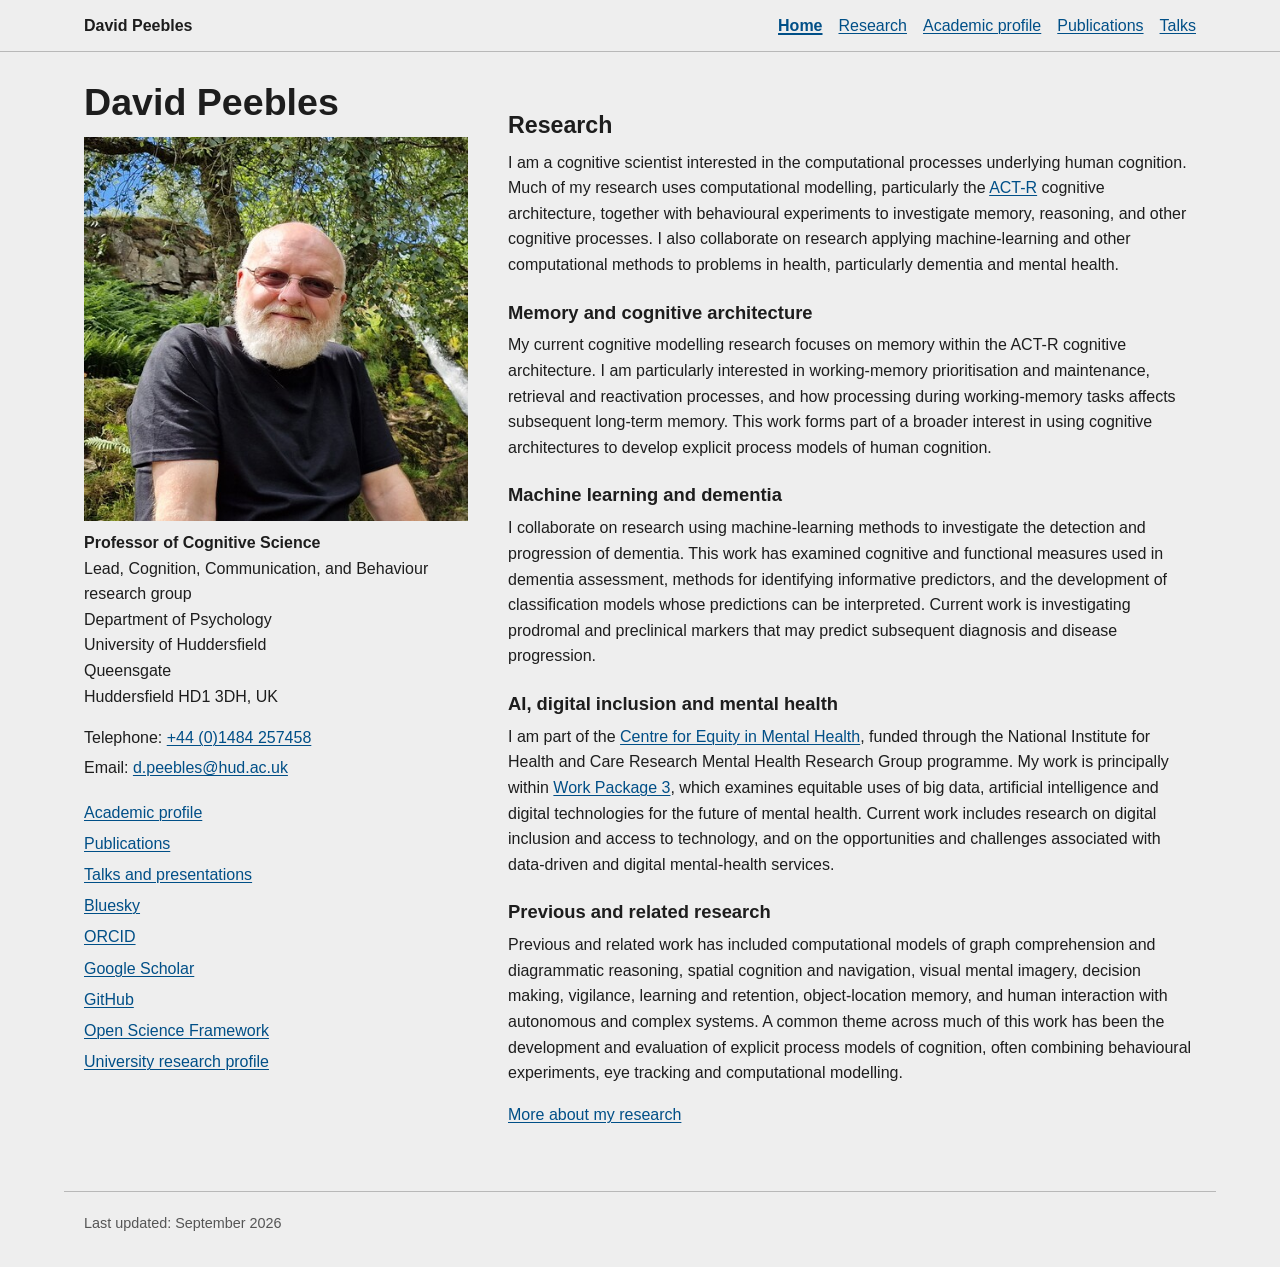
<file: index.html>
<!doctype html>
<html lang="en-GB">
<head>
<meta charset="utf-8">
<meta name="viewport" content="width=device-width, initial-scale=1">
<meta name="description" content="Academic website of David Peebles, Professor of Cognitive Science at the University of Huddersfield.">
<link rel="icon" href="images/glider.ico" type="image/x-icon">
<link rel="stylesheet" href="style.css">
<title>David Peebles</title>
</head>
<body>
<a class="skip-link" href="#main-content">Skip to main content</a>
<header class="site-header">
<div class="site-header-inner">
<a class="site-name" href="index.html">David Peebles</a>
<nav class="site-nav" aria-label="Primary"><ul><li><a href="index.html" aria-current="page">Home</a></li><li><a href="research.html">Research</a></li><li><a href="profile.html">Academic profile</a></li><li><a href="pubs.html">Publications</a></li><li><a href="talks.html">Talks</a></li></ul></nav>
</div>
</header>
<main id="main-content" class="home-grid">
<section class="identity" aria-labelledby="name-heading">
<h1 id="name-heading">David Peebles</h1>
<img class="portrait" src="images/david-alnwick-2023-web.jpg" alt="Portrait of David Peebles">
<p><strong>Professor of Cognitive Science</strong><br>
Lead, Cognition, Communication, and Behaviour research group<br>
Department of Psychology<br>
University of Huddersfield<br>
Queensgate<br>
Huddersfield HD1 3DH, UK</p>
<address class="contact">
<p>Telephone: <a href="tel:+441484257458">+44 (0)1484 257458</a></p>
<p>Email: <a href="mailto:d.peebles@hud.ac.uk">d.peebles@hud.ac.uk</a></p>
</address>
<ul class="link-list" aria-label="Academic links">
<li><a href="profile.html">Academic profile</a></li>
<li><a href="pubs.html">Publications</a></li>
<li><a href="talks.html">Talks and presentations</a></li>
<li><a href="https://bsky.app/profile/djpeebles.bsky.social">Bluesky</a></li>
<li><a href="https://orcid.org/0000-0003-1008-9275">ORCID</a></li>
<li><a href="http://scholar.google.co.uk/citations?user=JxB3P0AAAAAJ">Google Scholar</a></li>
<li><a href="https://github.com/djpeebles">GitHub</a></li>
<li><a href="https://osf.io/5k8vs/">Open Science Framework</a></li>
<li><a href="https://pure.hud.ac.uk/en/persons/david-peebles">University research profile</a></li>
</ul>
</section>
<section class="research-summary" aria-labelledby="research-heading">
<h2 id="research-heading">Research</h2>
<p>I am a cognitive scientist interested in the computational processes underlying human cognition. Much of my research uses computational modelling, particularly the <a href="http://act-r.psy.cmu.edu/">ACT-R</a> cognitive architecture, together with behavioural experiments to investigate memory, reasoning, and other cognitive processes. I also collaborate on research applying machine-learning and other computational methods to problems in health, particularly dementia and mental health.</p>
<h3>Memory and cognitive architecture</h3>
<p>My current cognitive modelling research focuses on memory within the ACT-R cognitive architecture. I am particularly interested in working-memory prioritisation and maintenance, retrieval and reactivation processes, and how processing during working-memory tasks affects subsequent long-term memory. This work forms part of a broader interest in using cognitive architectures to develop explicit process models of human cognition.</p>
<h3>Machine learning and dementia</h3>
<p>I collaborate on research using machine-learning methods to investigate the detection and progression of dementia. This work has examined cognitive and functional measures used in dementia assessment, methods for identifying informative predictors, and the development of classification models whose predictions can be interpreted. Current work is investigating prodromal and preclinical markers that may predict subsequent diagnosis and disease progression.</p>
<h3>AI, digital inclusion and mental health</h3>
<p>I am part of the <a href="https://research.hud.ac.uk/institutes-centres/equity-in-mental-health/">Centre for Equity in Mental Health</a>, funded through the National Institute for Health and Care Research Mental Health Research Group programme. My work is principally within <a href="https://research.hud.ac.uk/institutes-centres/equity-in-mental-health/research-themes/">Work Package 3</a>, which examines equitable uses of big data, artificial intelligence and digital technologies for the future of mental health. Current work includes research on digital inclusion and access to technology, and on the opportunities and challenges associated with data-driven and digital mental-health services.</p>
<h3>Previous and related research</h3>
<p>Previous and related work has included computational models of graph comprehension and diagrammatic reasoning, spatial cognition and navigation, visual mental imagery, decision making, vigilance, learning and retention, object-location memory, and human interaction with autonomous and complex systems. A common theme across much of this work has been the development and evaluation of explicit process models of cognition, often combining behavioural experiments, eye tracking and computational modelling.</p>
<p><a href="research.html">More about my research</a></p>
</section>
</main>
<footer class="site-footer">
<p>Last updated: <time datetime="2026-09">September 2026</time></p>
</footer>
</body>
</html>
</file>
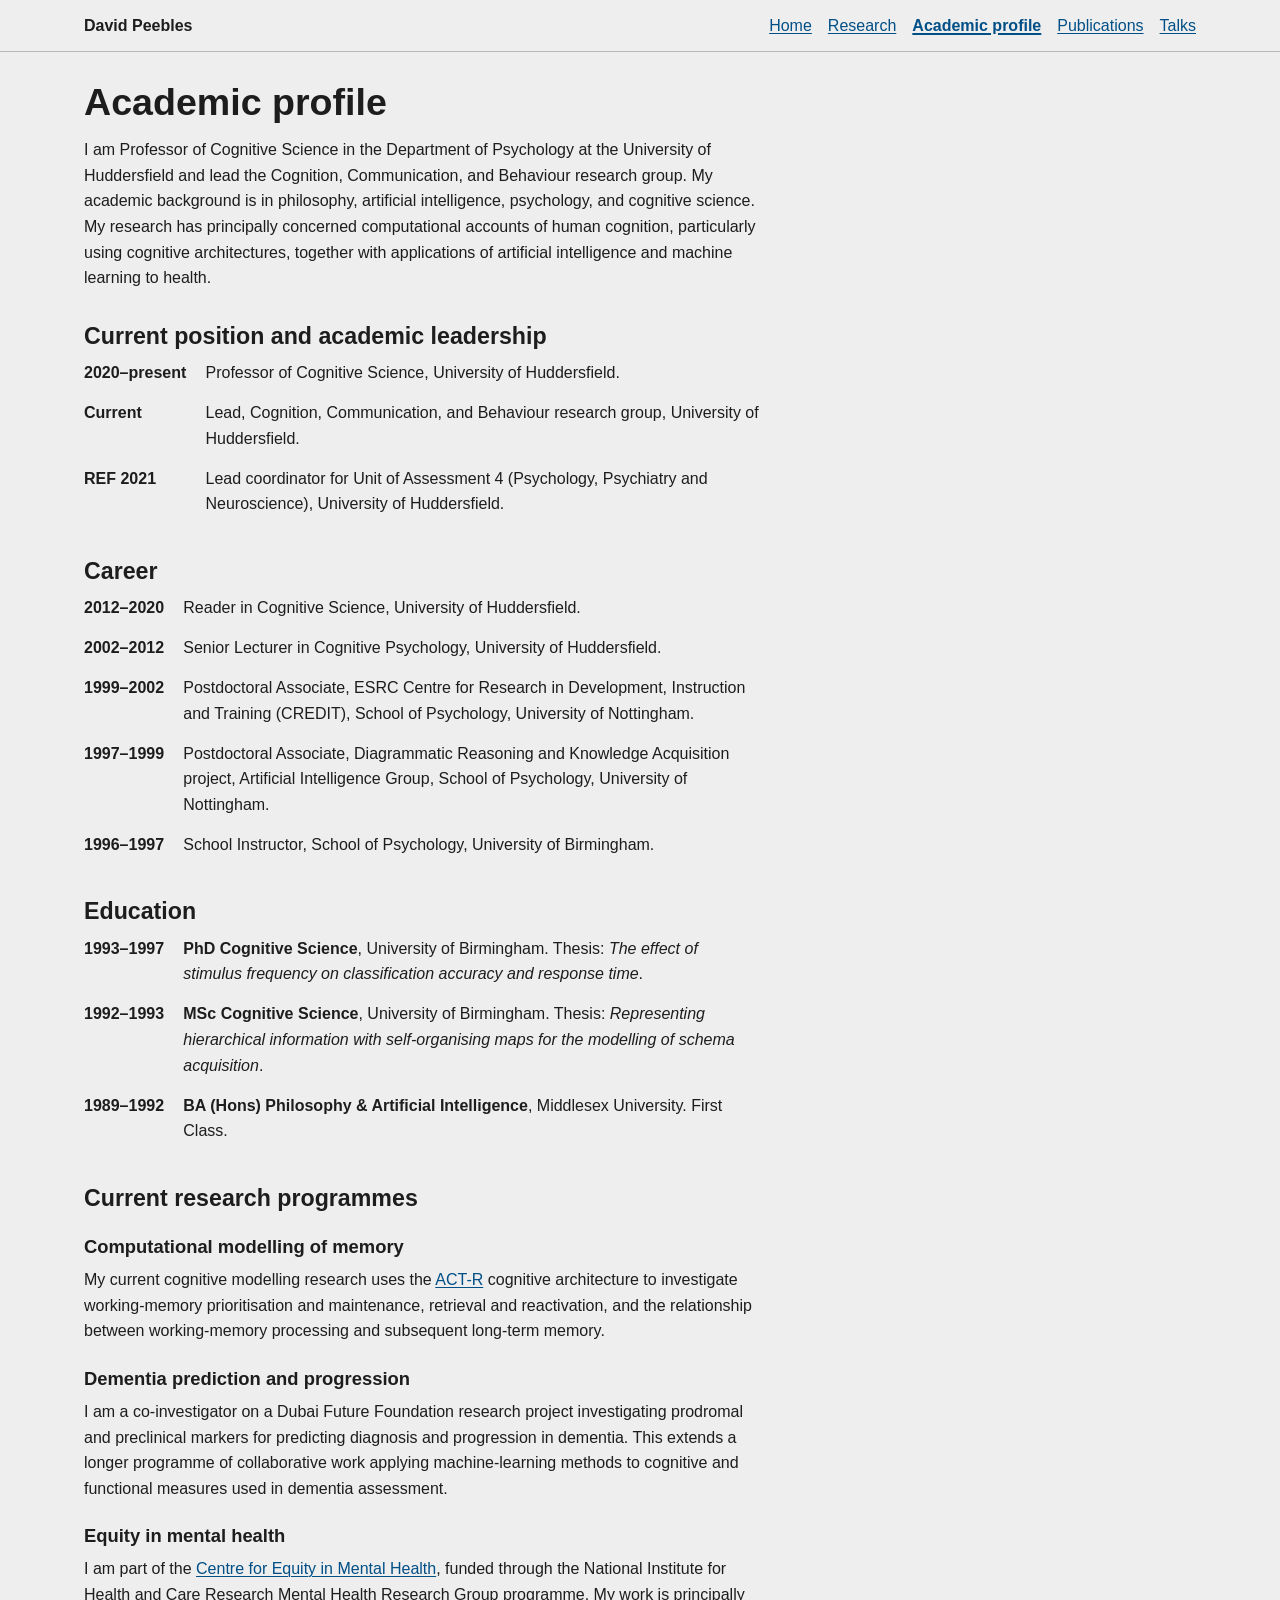
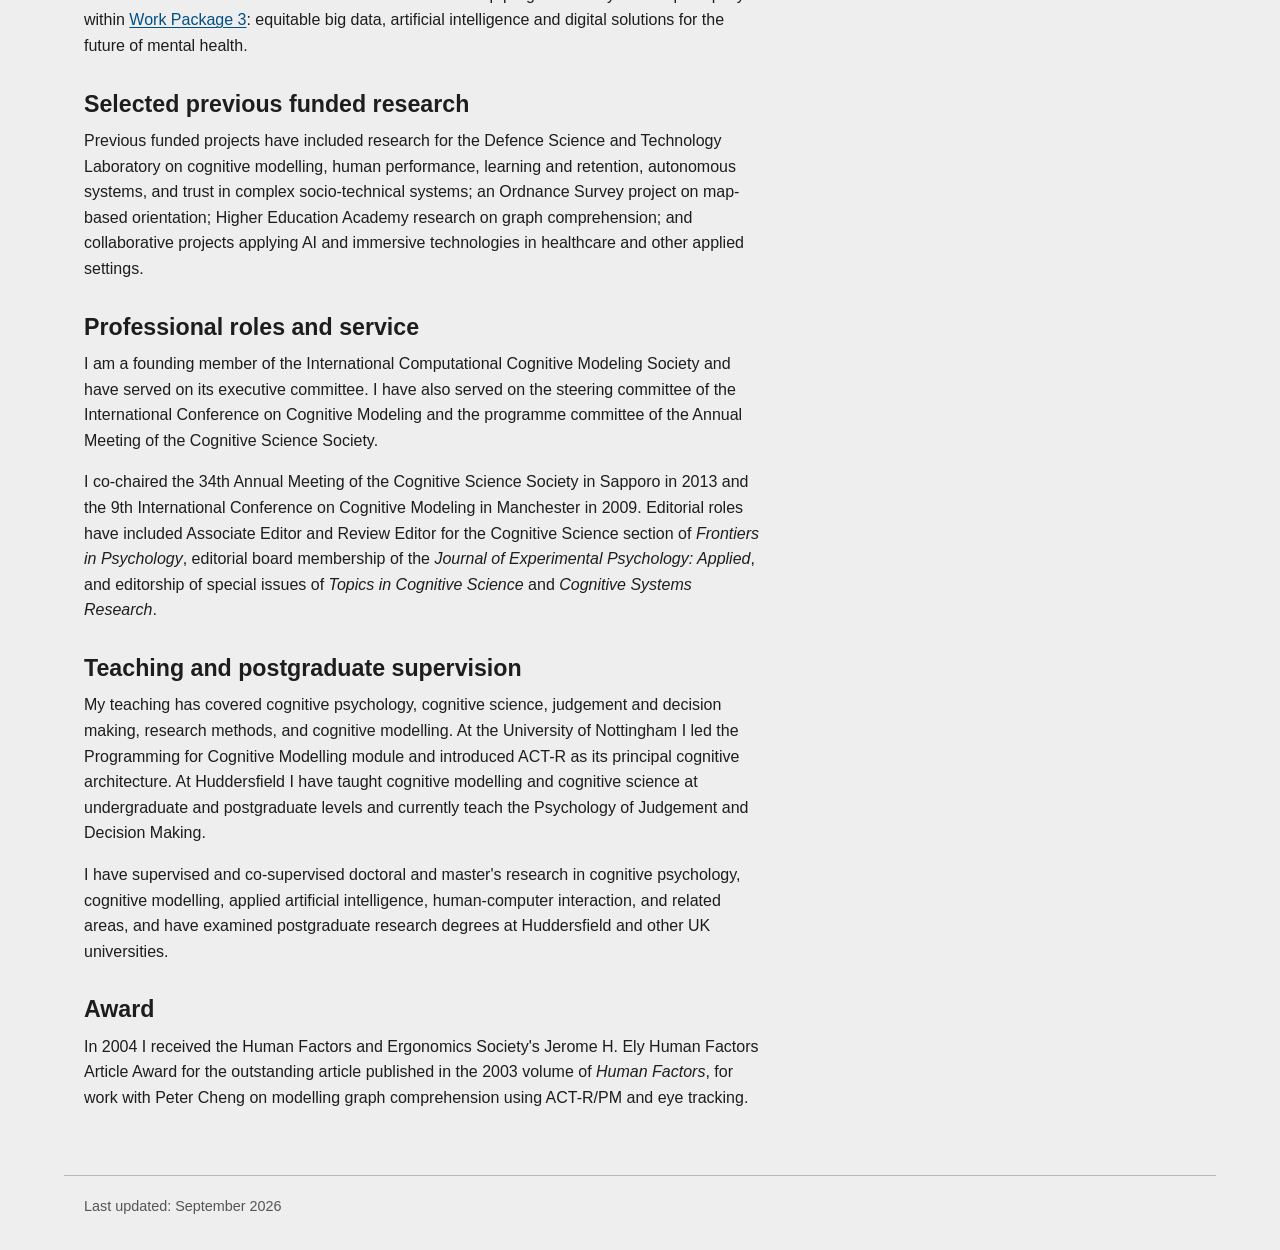
<file: profile.html>
<!doctype html>
<html lang="en-GB">
<head>
<meta charset="utf-8">
<meta name="viewport" content="width=device-width, initial-scale=1">
<meta name="description" content="Academic career, education, leadership, research funding, teaching and professional service of David Peebles.">
<link rel="icon" href="images/glider.ico" type="image/x-icon">
<link rel="stylesheet" href="style.css">
<title>Academic profile | David Peebles</title>
</head>
<body>
<a class="skip-link" href="#main-content">Skip to main content</a>
<header class="site-header">
<div class="site-header-inner">
<a class="site-name" href="index.html">David Peebles</a>
<nav class="site-nav" aria-label="Primary"><ul><li><a href="index.html">Home</a></li><li><a href="research.html">Research</a></li><li><a href="profile.html" aria-current="page">Academic profile</a></li><li><a href="pubs.html">Publications</a></li><li><a href="talks.html">Talks</a></li></ul></nav>
</div>
</header>
<main id="main-content">
<article class="prose">
<h1>Academic profile</h1>
<p>I am Professor of Cognitive Science in the Department of Psychology at the University of Huddersfield and lead the Cognition, Communication, and Behaviour research group. My academic background is in philosophy, artificial intelligence, psychology, and cognitive science. My research has principally concerned computational accounts of human cognition, particularly using cognitive architectures, together with applications of artificial intelligence and machine learning to health.</p>

<h2>Current position and academic leadership</h2>
<dl class="timeline">
<dt>2020–present</dt><dd>Professor of Cognitive Science, University of Huddersfield.</dd>
<dt>Current</dt><dd>Lead, Cognition, Communication, and Behaviour research group, University of Huddersfield.</dd>
<dt>REF 2021</dt><dd>Lead coordinator for Unit of Assessment 4 (Psychology, Psychiatry and Neuroscience), University of Huddersfield.</dd>
</dl>

<h2>Career</h2>
<dl class="timeline">
<dt>2012–2020</dt><dd>Reader in Cognitive Science, University of Huddersfield.</dd>
<dt>2002–2012</dt><dd>Senior Lecturer in Cognitive Psychology, University of Huddersfield.</dd>
<dt>1999–2002</dt><dd>Postdoctoral Associate, ESRC Centre for Research in Development, Instruction and Training (CREDIT), School of Psychology, University of Nottingham.</dd>
<dt>1997–1999</dt><dd>Postdoctoral Associate, Diagrammatic Reasoning and Knowledge Acquisition project, Artificial Intelligence Group, School of Psychology, University of Nottingham.</dd>
<dt>1996–1997</dt><dd>School Instructor, School of Psychology, University of Birmingham.</dd>
</dl>

<h2>Education</h2>
<dl class="timeline">
<dt>1993–1997</dt><dd><strong>PhD Cognitive Science</strong>, University of Birmingham. Thesis: <cite>The effect of stimulus frequency on classification accuracy and response time</cite>.</dd>
<dt>1992–1993</dt><dd><strong>MSc Cognitive Science</strong>, University of Birmingham. Thesis: <cite>Representing hierarchical information with self-organising maps for the modelling of schema acquisition</cite>.</dd>
<dt>1989–1992</dt><dd><strong>BA (Hons) Philosophy &amp; Artificial Intelligence</strong>, Middlesex University. First Class.</dd>
</dl>

<h2>Current research programmes</h2>
<h3>Computational modelling of memory</h3>
<p>My current cognitive modelling research uses the <a href="http://act-r.psy.cmu.edu/">ACT-R</a> cognitive architecture to investigate working-memory prioritisation and maintenance, retrieval and reactivation, and the relationship between working-memory processing and subsequent long-term memory.</p>
<h3>Dementia prediction and progression</h3>
<p>I am a co-investigator on a Dubai Future Foundation research project investigating prodromal and preclinical markers for predicting diagnosis and progression in dementia. This extends a longer programme of collaborative work applying machine-learning methods to cognitive and functional measures used in dementia assessment.</p>
<h3>Equity in mental health</h3>
<p>I am part of the <a href="https://research.hud.ac.uk/institutes-centres/equity-in-mental-health/">Centre for Equity in Mental Health</a>, funded through the National Institute for Health and Care Research Mental Health Research Group programme. My work is principally within <a href="https://research.hud.ac.uk/institutes-centres/equity-in-mental-health/research-themes/">Work Package 3</a>: equitable big data, artificial intelligence and digital solutions for the future of mental health.</p>

<h2>Selected previous funded research</h2>
<p>Previous funded projects have included research for the Defence Science and Technology Laboratory on cognitive modelling, human performance, learning and retention, autonomous systems, and trust in complex socio-technical systems; an Ordnance Survey project on map-based orientation; Higher Education Academy research on graph comprehension; and collaborative projects applying AI and immersive technologies in healthcare and other applied settings.</p>

<h2>Professional roles and service</h2>
<p>I am a founding member of the International Computational Cognitive Modeling Society and have served on its executive committee. I have also served on the steering committee of the International Conference on Cognitive Modeling and the programme committee of the Annual Meeting of the Cognitive Science Society.</p>
<p>I co-chaired the 34th Annual Meeting of the Cognitive Science Society in Sapporo in 2013 and the 9th International Conference on Cognitive Modeling in Manchester in 2009. Editorial roles have included Associate Editor and Review Editor for the Cognitive Science section of <cite>Frontiers in Psychology</cite>, editorial board membership of the <cite>Journal of Experimental Psychology: Applied</cite>, and editorship of special issues of <cite>Topics in Cognitive Science</cite> and <cite>Cognitive Systems Research</cite>.</p>

<h2>Teaching and postgraduate supervision</h2>
<p>My teaching has covered cognitive psychology, cognitive science, judgement and decision making, research methods, and cognitive modelling. At the University of Nottingham I led the Programming for Cognitive Modelling module and introduced ACT-R as its principal cognitive architecture. At Huddersfield I have taught cognitive modelling and cognitive science at undergraduate and postgraduate levels and currently teach the Psychology of Judgement and Decision Making.</p>
<p>I have supervised and co-supervised doctoral and master's research in cognitive psychology, cognitive modelling, applied artificial intelligence, human-computer interaction, and related areas, and have examined postgraduate research degrees at Huddersfield and other UK universities.</p>

<h2>Award</h2>
<p>In 2004 I received the Human Factors and Ergonomics Society's Jerome H. Ely Human Factors Article Award for the outstanding article published in the 2003 volume of <cite>Human Factors</cite>, for work with Peter Cheng on modelling graph comprehension using ACT-R/PM and eye tracking.</p>
</article>
</main>
<footer class="site-footer">
<p>Last updated: <time datetime="2026-09">September 2026</time></p>
</footer>
</body>
</html>
</file>
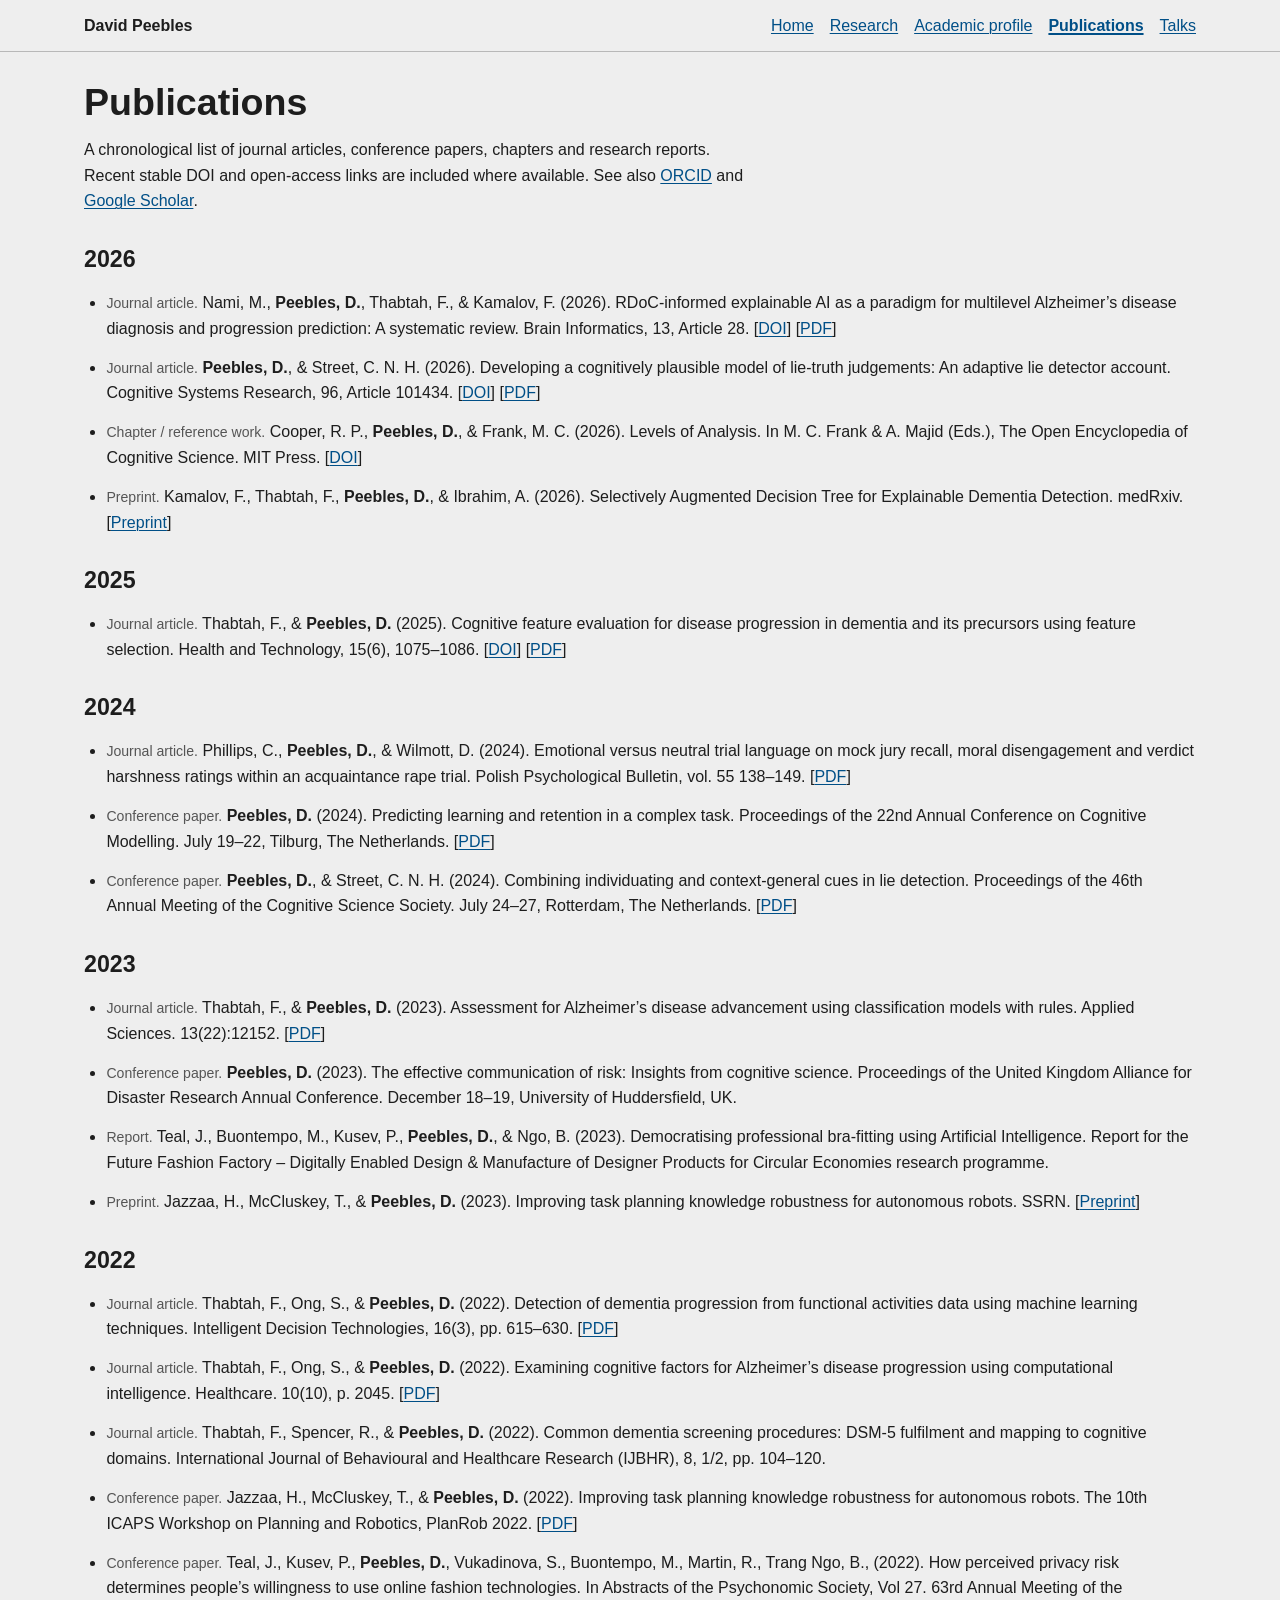
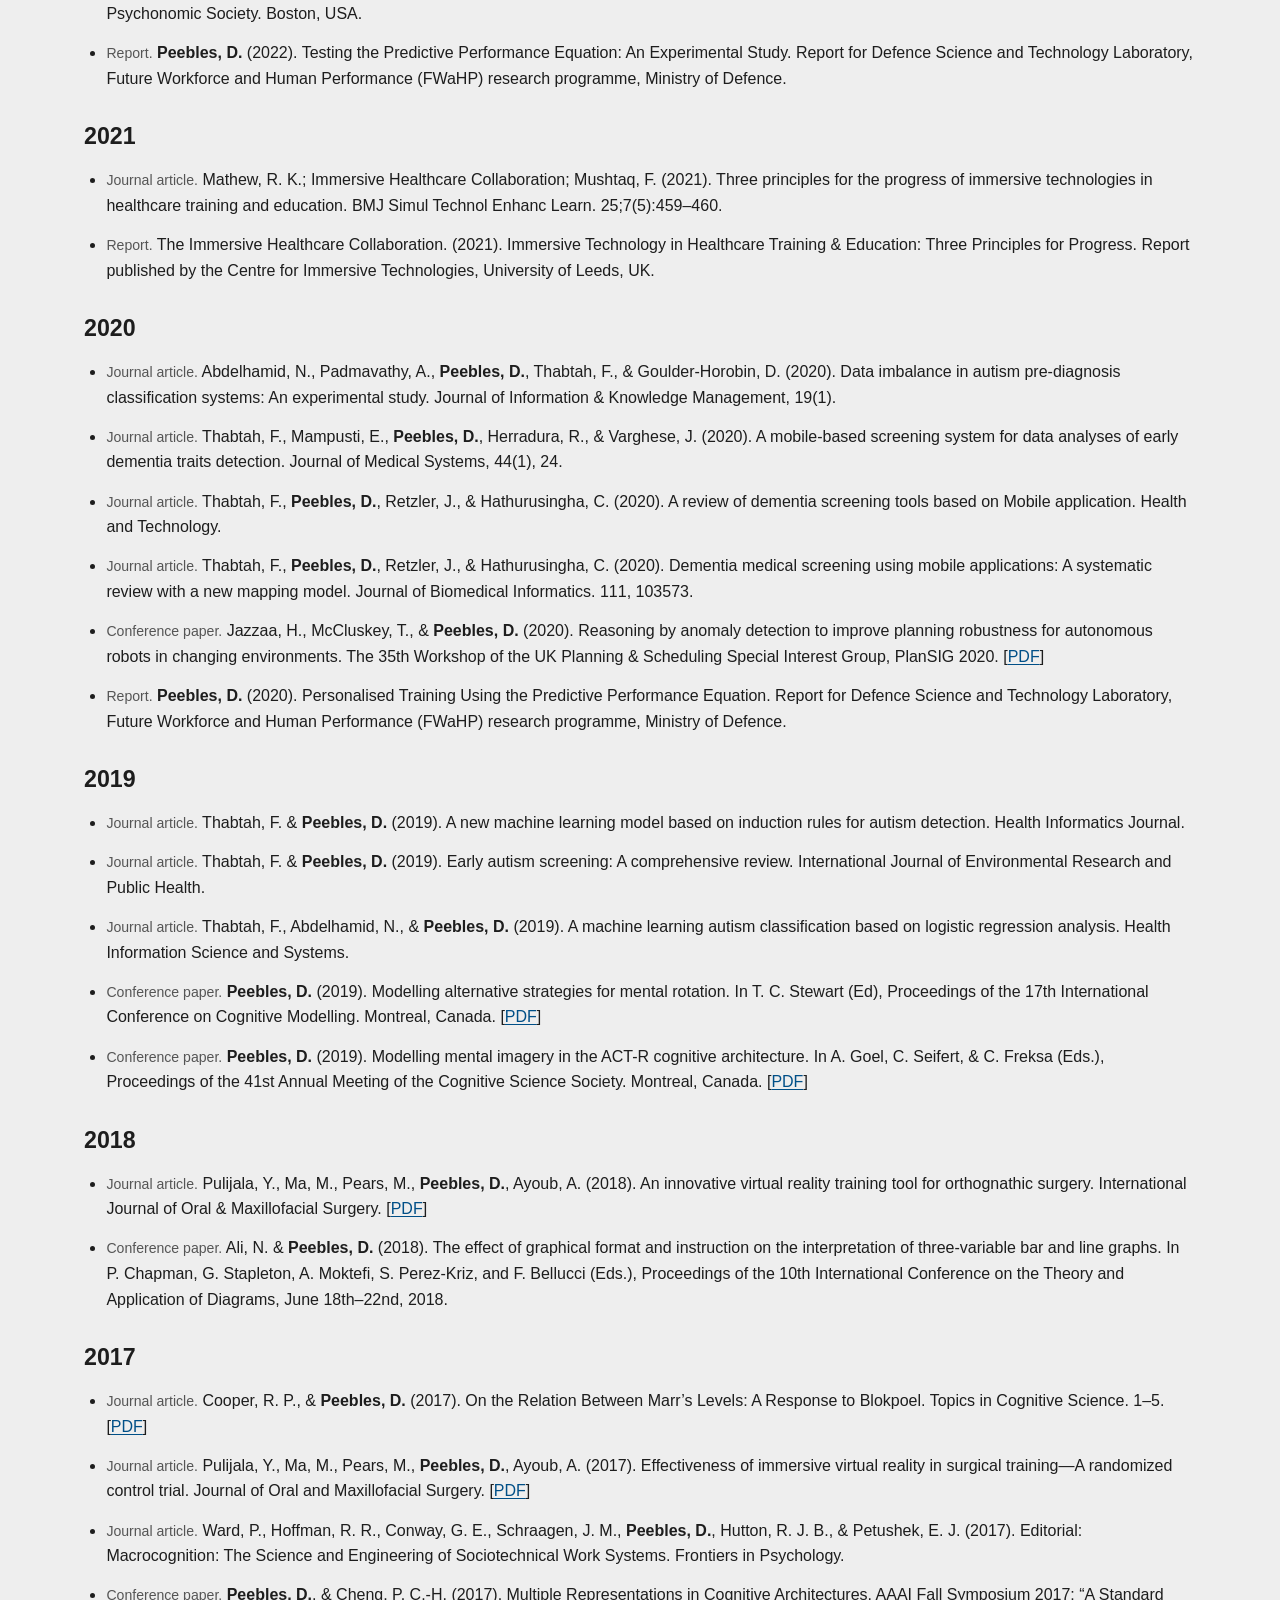
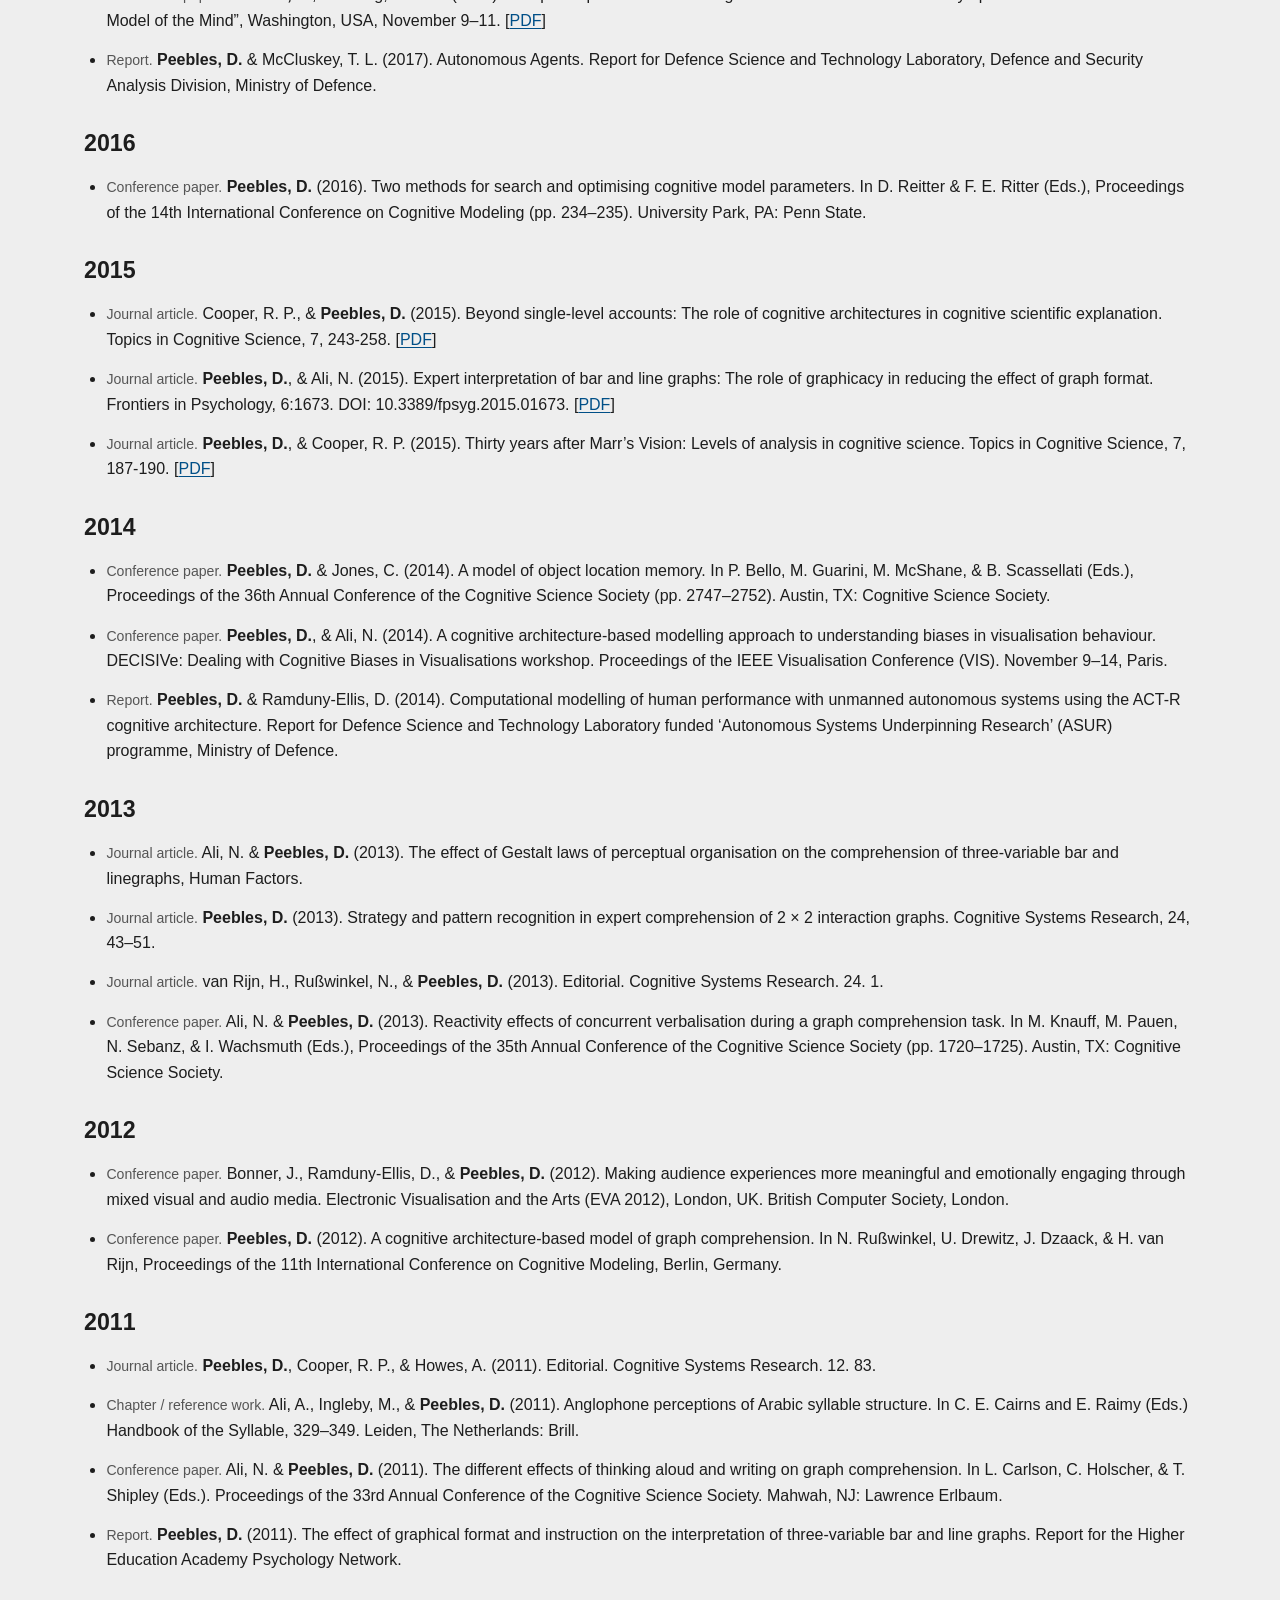
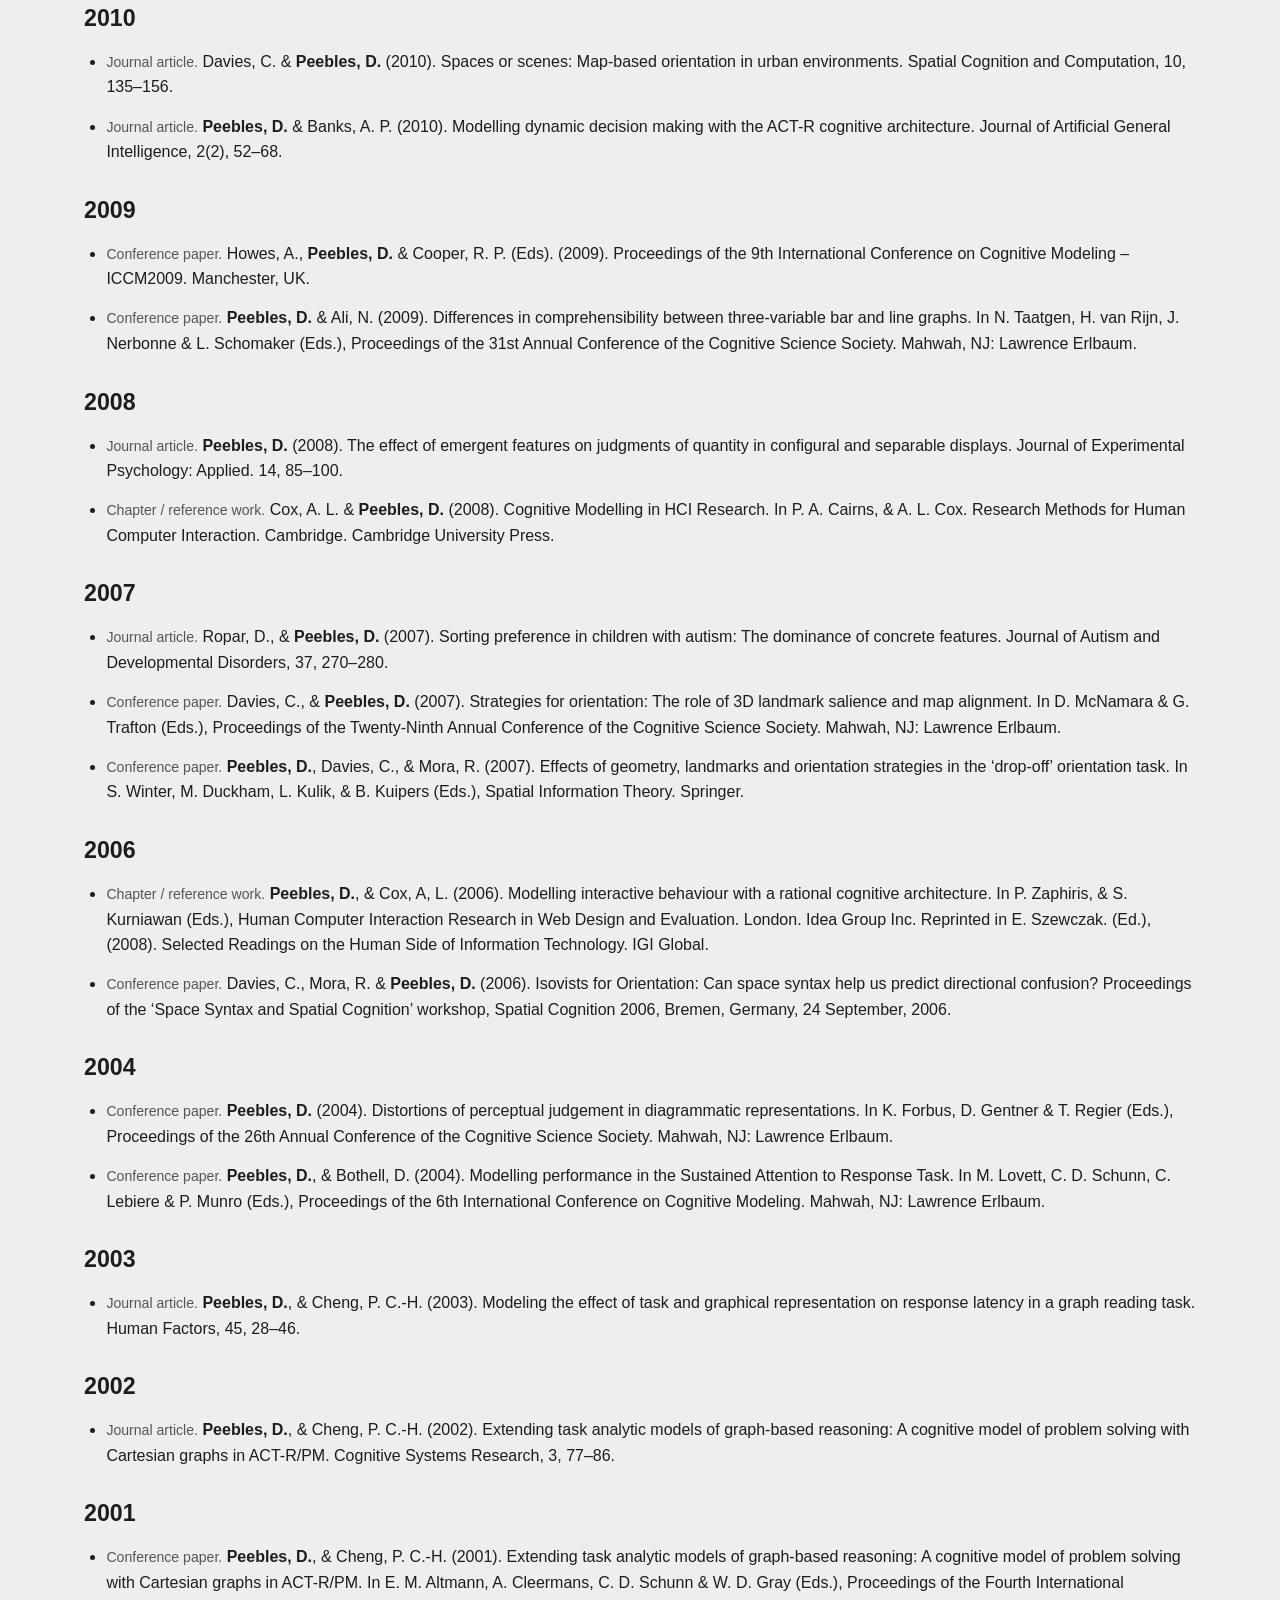
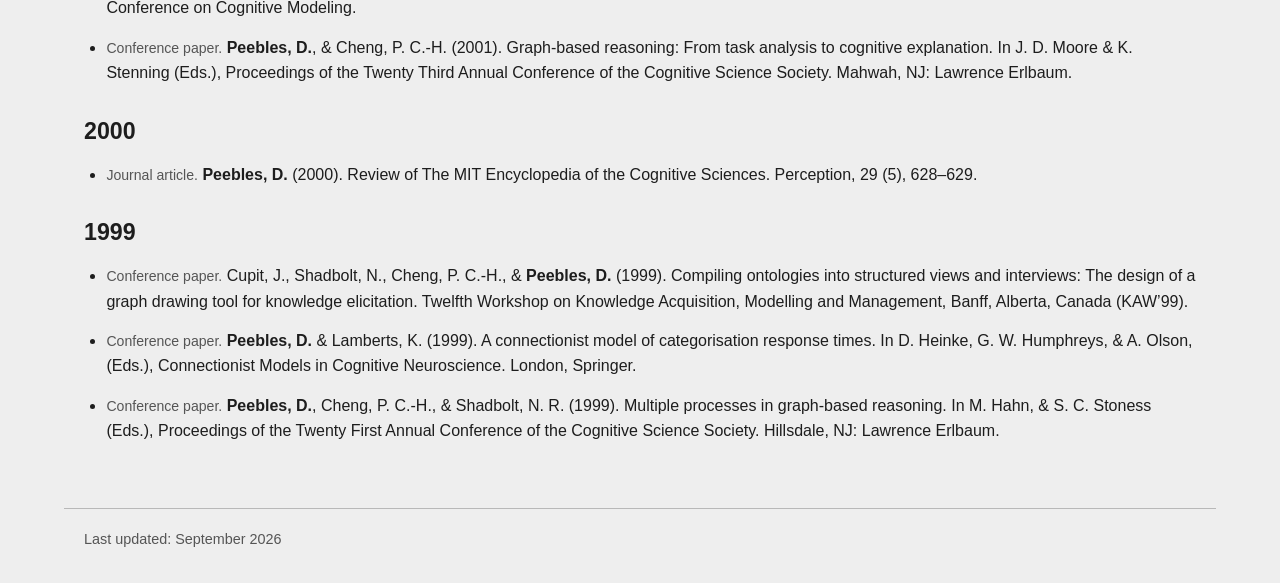
<file: pubs.html>
<!doctype html>
<html lang="en-GB">
<head>
<meta charset="utf-8">
<meta name="viewport" content="width=device-width, initial-scale=1">
<meta name="description" content="Publications, conference papers and research reports by David Peebles.">
<link rel="icon" href="images/glider.ico" type="image/x-icon">
<link rel="stylesheet" href="style.css">
<title>Publications | David Peebles</title>
</head>
<body>
<a class="skip-link" href="#main-content">Skip to main content</a>
<header class="site-header">
<div class="site-header-inner">
<a class="site-name" href="index.html">David Peebles</a>
<nav class="site-nav" aria-label="Primary"><ul><li><a href="index.html">Home</a></li><li><a href="research.html">Research</a></li><li><a href="profile.html">Academic profile</a></li><li><a href="pubs.html" aria-current="page">Publications</a></li><li><a href="talks.html">Talks</a></li></ul></nav>
</div>
</header>
<main id="main-content">
<article>
<h1>Publications</h1>
<p class="prose">A chronological list of journal articles, conference papers, chapters and research reports. Recent stable DOI and open-access links are included where available. See also <a href="https://orcid.org/0000-0003-1008-9275">ORCID</a> and <a href="http://scholar.google.co.uk/citations?user=JxB3P0AAAAAJ">Google Scholar</a>.</p>
<section aria-labelledby="y2026"><h2 id="y2026">2026</h2><ul class="entries">
<li><span class="pub-type">Journal article.</span> Nami, M., <strong>Peebles,
    D.</strong>, Thabtah, F., &amp; Kamalov, F. (2026). RDoC-informed
  explainable AI as a paradigm for multilevel Alzheimer’s disease diagnosis and
  progression prediction: A systematic review. Brain Informatics, 13, Article
  28. <span class="resource-links">[<a href="https://doi.org/10.1186/s40708-026-00310-4">DOI</a>] [<a href="papers/nam-pee-tha-kam-2026.pdf">PDF</a>]</span></li>
<li><span class="pub-type">Journal article.</span> <strong>Peebles,
    D.</strong>, &amp; Street, C. N. H. (2026). Developing a cognitively
  plausible model of lie-truth judgements: An adaptive lie detector
  account. Cognitive Systems Research, 96, Article
  101434. <span class="resource-links">[<a href="https://doi.org/10.1016/j.cogsys.2026.101434">DOI</a>] [<a href="papers/pee-str-2026.pdf">PDF</a>]</span></li>
<li><span class="pub-type">Chapter / reference work.</span> Cooper, R. P., <strong>Peebles, D.</strong>, &amp; Frank, M. C. (2026). Levels of Analysis. In M. C. Frank &amp; A. Majid (Eds.), The Open Encyclopedia of Cognitive Science. MIT Press. <span class="resource-links">[<a href="https://doi.org/10.21428/e2759450.f61797a0">DOI</a>]</span></li>
<li><span class="pub-type">Preprint.</span> Kamalov, F., Thabtah, F., <strong>Peebles, D.</strong>, &amp; Ibrahim, A. (2026). Selectively Augmented Decision Tree for Explainable Dementia Detection. medRxiv. <span class="resource-links">[<a href="https://doi.org/10.64898/2026.02.03.26345441">Preprint</a>]</span></li>
</ul></section>
<section aria-labelledby="y2025"><h2 id="y2025">2025</h2><ul class="entries">
<li><span class="pub-type">Journal article.</span> Thabtah, F., &amp; <strong>Peebles, D.</strong> (2025). Cognitive feature evaluation for disease progression in dementia and its precursors using feature selection. Health and Technology, 15(6), 1075–1086. <span class="resource-links">[<a href="https://doi.org/10.1007/s12553-025-01006-1">DOI</a>] [<a href="papers/tha-pee-2025.pdf">PDF</a>]</span></li>
</ul></section>
<section aria-labelledby="y2024"><h2 id="y2024">2024</h2><ul class="entries">
<li><span class="pub-type">Journal article.</span> Phillips, C., <strong>Peebles, D.</strong>, &amp; Wilmott, D. (2024). Emotional versus neutral trial language on mock jury recall, moral disengagement and verdict harshness ratings within an acquaintance rape trial. Polish Psychological Bulletin, vol. 55 138–149. <span class="resource-links">[<a href="papers/phi-pee-wil-2024.pdf">PDF</a>]</span></li>
<li><span class="pub-type">Conference paper.</span> <strong>Peebles, D.</strong> (2024). Predicting learning and retention in a complex task. Proceedings of the 22nd Annual Conference on Cognitive Modelling. July 19–22, Tilburg, The Netherlands. <span class="resource-links">[<a href="papers/pee-2024.pdf">PDF</a>]</span></li>
<li><span class="pub-type">Conference paper.</span> <strong>Peebles, D.</strong>, &amp; Street, C. N. H. (2024). Combining individuating and context-general cues in lie detection. Proceedings of the 46th Annual Meeting of the Cognitive Science Society. July 24–27, Rotterdam, The Netherlands. <span class="resource-links">[<a href="papers/pee-str-2024.pdf">PDF</a>]</span></li>
</ul></section>
<section aria-labelledby="y2023"><h2 id="y2023">2023</h2><ul class="entries">
<li><span class="pub-type">Journal article.</span> Thabtah, F., &amp; <strong>Peebles, D.</strong> (2023). Assessment for Alzheimer’s disease advancement using classification models with rules. Applied Sciences. 13(22):12152. <span class="resource-links">[<a href="papers/tha-pee-2023.pdf">PDF</a>]</span></li>
<li><span class="pub-type">Conference paper.</span> <strong>Peebles, D.</strong> (2023). The effective communication of risk: Insights from cognitive science. Proceedings of the United Kingdom Alliance for Disaster Research Annual Conference. December 18–19, University of Huddersfield, UK.</li>
<li><span class="pub-type">Report.</span> Teal, J., Buontempo, M., Kusev, P., <strong>Peebles, D.</strong>, &amp; Ngo, B. (2023). Democratising professional bra-fitting using Artificial Intelligence. Report for the Future Fashion Factory – Digitally Enabled Design &amp; Manufacture of Designer Products for Circular Economies research programme.</li>
<li><span class="pub-type">Preprint.</span> Jazzaa, H., McCluskey, T., &amp; <strong>Peebles, D.</strong> (2023). Improving task planning knowledge robustness for autonomous robots. SSRN. <span class="resource-links">[<a href="https://doi.org/10.2139/ssrn.4390651">Preprint</a>]</span></li>
</ul></section>
<section aria-labelledby="y2022"><h2 id="y2022">2022</h2><ul class="entries">
<li><span class="pub-type">Journal article.</span> Thabtah, F., Ong, S., &amp; <strong>Peebles, D.</strong> (2022). Detection of dementia progression from functional activities data using machine learning techniques. Intelligent Decision Technologies, 16(3), pp. 615–630. <span class="resource-links">[<a href="papers/tha-ong-pee-2022a.pdf">PDF</a>]</span></li>
<li><span class="pub-type">Journal article.</span> Thabtah, F., Ong, S., &amp; <strong>Peebles, D.</strong> (2022). Examining cognitive factors for Alzheimer’s disease progression using computational intelligence. Healthcare. 10(10), p. 2045. <span class="resource-links">[<a href="papers/tha-ong-pee-2022b.pdf">PDF</a>]</span></li>
<li><span class="pub-type">Journal article.</span> Thabtah, F., Spencer, R., &amp; <strong>Peebles, D.</strong> (2022). Common dementia screening procedures: DSM-5 fulfilment and mapping to cognitive domains. International Journal of Behavioural and Healthcare Research (IJBHR), 8, 1/2, pp. 104–120.</li>
<li><span class="pub-type">Conference paper.</span> Jazzaa, H., McCluskey, T., &amp; <strong>Peebles, D.</strong> (2022). Improving task planning knowledge robustness for autonomous robots. The 10th ICAPS Workshop on Planning and Robotics, PlanRob 2022. <span class="resource-links">[<a href="papers/jaz-mcc-pee-2022.pdf">PDF</a>]</span></li>
<li><span class="pub-type">Conference paper.</span> Teal, J., Kusev, P., <strong>Peebles, D.</strong>, Vukadinova, S., Buontempo, M., Martin, R., Trang Ngo, B., (2022). How perceived privacy risk determines people’s willingness to use online fashion technologies. In Abstracts of the Psychonomic Society, Vol 27. 63rd Annual Meeting of the Psychonomic Society. Boston, USA.</li>
<li><span class="pub-type">Report.</span> <strong>Peebles, D.</strong> (2022). Testing the Predictive Performance Equation: An Experimental Study. Report for Defence Science and Technology Laboratory, Future Workforce and Human Performance (FWaHP) research programme, Ministry of Defence.</li>
</ul></section>
<section aria-labelledby="y2021"><h2 id="y2021">2021</h2><ul class="entries">
<li><span class="pub-type">Journal article.</span> Mathew, R. K.; Immersive Healthcare Collaboration; Mushtaq, F. (2021). Three principles for the progress of immersive technologies in healthcare training and education. BMJ Simul Technol Enhanc Learn. 25;7(5):459–460.</li>
<li><span class="pub-type">Report.</span> The Immersive Healthcare Collaboration. (2021). Immersive Technology in Healthcare Training &amp; Education: Three Principles for Progress. Report published by the Centre for Immersive Technologies, University of Leeds, UK.</li>
</ul></section>
<section aria-labelledby="y2020"><h2 id="y2020">2020</h2><ul class="entries">
<li><span class="pub-type">Journal article.</span> Abdelhamid, N., Padmavathy, A., <strong>Peebles, D.</strong>, Thabtah, F., &amp; Goulder-Horobin, D. (2020). Data imbalance in autism pre-diagnosis classification systems: An experimental study. Journal of Information &amp; Knowledge Management, 19(1).</li>
<li><span class="pub-type">Journal article.</span> Thabtah, F., Mampusti, E., <strong>Peebles, D.</strong>, Herradura, R., &amp; Varghese, J. (2020). A mobile-based screening system for data analyses of early dementia traits detection. Journal of Medical Systems, 44(1), 24.</li>
<li><span class="pub-type">Journal article.</span> Thabtah, F., <strong>Peebles, D.</strong>, Retzler, J., &amp; Hathurusingha, C. (2020). A review of dementia screening tools based on Mobile application. Health and Technology.</li>
<li><span class="pub-type">Journal article.</span> Thabtah, F., <strong>Peebles, D.</strong>, Retzler, J., &amp; Hathurusingha, C. (2020). Dementia medical screening using mobile applications: A systematic review with a new mapping model. Journal of Biomedical Informatics. 111, 103573.</li>
<li><span class="pub-type">Conference paper.</span> Jazzaa, H., McCluskey, T., &amp; <strong>Peebles, D.</strong> (2020). Reasoning by anomaly detection to improve planning robustness for autonomous robots in changing environments. The 35th Workshop of the UK Planning &amp; Scheduling Special Interest Group, PlanSIG 2020. <span class="resource-links">[<a href="papers/jaz-mcc-pee-2020.pdf">PDF</a>]</span></li>
<li><span class="pub-type">Report.</span> <strong>Peebles, D.</strong> (2020). Personalised Training Using the Predictive Performance Equation. Report for Defence Science and Technology Laboratory, Future Workforce and Human Performance (FWaHP) research programme, Ministry of Defence.</li>
</ul></section>
<section aria-labelledby="y2019"><h2 id="y2019">2019</h2><ul class="entries">
<li><span class="pub-type">Journal article.</span> Thabtah, F. &amp; <strong>Peebles, D.</strong> (2019). A new machine learning model based on induction rules for autism detection. Health Informatics Journal.</li>
<li><span class="pub-type">Journal article.</span> Thabtah, F. &amp; <strong>Peebles, D.</strong> (2019). Early autism screening: A comprehensive review. International Journal of Environmental Research and Public Health.</li>
<li><span class="pub-type">Journal article.</span> Thabtah, F., Abdelhamid, N., &amp; <strong>Peebles, D.</strong> (2019). A machine learning autism classification based on logistic regression analysis. Health Information Science and Systems.</li>
<li><span class="pub-type">Conference paper.</span> <strong>Peebles, D.</strong> (2019). Modelling alternative strategies for mental rotation. In T. C. Stewart (Ed), Proceedings of the 17th International Conference on Cognitive Modelling. Montreal, Canada. <span class="resource-links">[<a href="papers/pee-2019b.pdf">PDF</a>]</span></li>
<li><span class="pub-type">Conference paper.</span> <strong>Peebles, D.</strong> (2019). Modelling mental imagery in the ACT-R cognitive architecture. In A. Goel, C. Seifert, &amp; C. Freksa (Eds.), Proceedings of the 41st Annual Meeting of the Cognitive Science Society. Montreal, Canada. <span class="resource-links">[<a href="papers/pee-2019a.pdf">PDF</a>]</span></li>
</ul></section>
<section aria-labelledby="y2018"><h2 id="y2018">2018</h2><ul class="entries">
<li><span class="pub-type">Journal article.</span> Pulijala, Y., Ma, M., Pears, M., <strong>Peebles, D.</strong>, Ayoub, A. (2018). An innovative virtual reality training tool for orthognathic surgery. International Journal of Oral &amp; Maxillofacial Surgery. <span class="resource-links">[<a href="papers/pul-ma-pea-pee-ayo-2018.pdf">PDF</a>]</span></li>
<li><span class="pub-type">Conference paper.</span> Ali, N. &amp; <strong>Peebles, D.</strong> (2018). The effect of graphical format and instruction on the interpretation of three-variable bar and line graphs. In P. Chapman, G. Stapleton, A. Moktefi, S. Perez-Kriz, and F. Bellucci (Eds.), Proceedings of the 10th International Conference on the Theory and Application of Diagrams, June 18th–22nd, 2018.</li>
</ul></section>
<section aria-labelledby="y2017"><h2 id="y2017">2017</h2><ul class="entries">
<li><span class="pub-type">Journal article.</span> Cooper, R. P., &amp; <strong>Peebles, D.</strong> (2017). On the Relation Between Marr’s Levels: A Response to Blokpoel. Topics in Cognitive Science. 1–5. <span class="resource-links">[<a href="papers/coo-pee-2017.pdf">PDF</a>]</span></li>
<li><span class="pub-type">Journal article.</span> Pulijala, Y., Ma, M., Pears, M., <strong>Peebles, D.</strong>, Ayoub, A. (2017). Effectiveness of immersive virtual reality in surgical training—A randomized control trial. Journal of Oral and Maxillofacial Surgery. <span class="resource-links">[<a href="papers/pul-ma-pea-pee-ayo-2017.pdf">PDF</a>]</span></li>
<li><span class="pub-type">Journal article.</span> Ward, P., Hoffman, R. R., Conway, G. E., Schraagen, J. M., <strong>Peebles, D.</strong>, Hutton, R. J. B., &amp; Petushek, E. J. (2017). Editorial: Macrocognition: The Science and Engineering of Sociotechnical Work Systems. Frontiers in Psychology.</li>
<li><span class="pub-type">Conference paper.</span> <strong>Peebles, D.</strong>, &amp; Cheng, P. C.-H. (2017). Multiple Representations in Cognitive Architectures. AAAI Fall Symposium 2017: “A Standard Model of the Mind”, Washington, USA, November 9–11. <span class="resource-links">[<a href="papers/pee-che-2017.pdf">PDF</a>]</span></li>
<li><span class="pub-type">Report.</span> <strong>Peebles, D.</strong> &amp; McCluskey, T. L. (2017). Autonomous Agents. Report for Defence Science and Technology Laboratory, Defence and Security Analysis Division, Ministry of Defence.</li>
</ul></section>
<section aria-labelledby="y2016"><h2 id="y2016">2016</h2><ul class="entries">
<li><span class="pub-type">Conference paper.</span> <strong>Peebles, D.</strong> (2016). Two methods for search and optimising cognitive model parameters. In D. Reitter &amp; F. E. Ritter (Eds.), Proceedings of the 14th International Conference on Cognitive Modeling (pp. 234–235). University Park, PA: Penn State.</li>
</ul></section>
<section aria-labelledby="y2015"><h2 id="y2015">2015</h2><ul class="entries">
<li><span class="pub-type">Journal article.</span> Cooper, R. P., &amp; <strong>Peebles, D.</strong> (2015). Beyond single-level accounts: The role of cognitive architectures in cognitive scientific explanation. Topics in Cognitive Science, 7, 243-258. <span class="resource-links">[<a href="papers/coo-pee-2015.pdf">PDF</a>]</span></li>
<li><span class="pub-type">Journal article.</span> <strong>Peebles, D.</strong>, &amp; Ali, N. (2015). Expert interpretation of bar and line graphs: The role of graphicacy in reducing the effect of graph format. Frontiers in Psychology, 6:1673. DOI: 10.3389/fpsyg.2015.01673. <span class="resource-links">[<a href="papers/pee-ali-2015.pdf">PDF</a>]</span></li>
<li><span class="pub-type">Journal article.</span> <strong>Peebles, D.</strong>, &amp; Cooper, R. P. (2015). Thirty years after Marr’s Vision: Levels of analysis in cognitive science. Topics in Cognitive Science, 7, 187-190. <span class="resource-links">[<a href="papers/pee-coo-2015.pdf">PDF</a>]</span></li>
</ul></section>
<section aria-labelledby="y2014"><h2 id="y2014">2014</h2><ul class="entries">
<li><span class="pub-type">Conference paper.</span> <strong>Peebles, D.</strong> &amp; Jones, C. (2014). A model of object location memory. In P. Bello, M. Guarini, M. McShane, &amp; B. Scassellati (Eds.), Proceedings of the 36th Annual Conference of the Cognitive Science Society (pp. 2747–2752). Austin, TX: Cognitive Science Society.</li>
<li><span class="pub-type">Conference paper.</span> <strong>Peebles, D.</strong>, &amp; Ali, N. (2014). A cognitive architecture-based modelling approach to understanding biases in visualisation behaviour. DECISIVe: Dealing with Cognitive Biases in Visualisations workshop. Proceedings of the IEEE Visualisation Conference (VIS). November 9–14, Paris.</li>
<li><span class="pub-type">Report.</span> <strong>Peebles, D.</strong> &amp; Ramduny-Ellis, D. (2014). Computational modelling of human performance with unmanned autonomous systems using the ACT-R cognitive architecture. Report for Defence Science and Technology Laboratory funded ‘Autonomous Systems Underpinning Research’ (ASUR) programme, Ministry of Defence.</li>
</ul></section>
<section aria-labelledby="y2013"><h2 id="y2013">2013</h2><ul class="entries">
<li><span class="pub-type">Journal article.</span> Ali, N. &amp; <strong>Peebles, D.</strong> (2013). The effect of Gestalt laws of perceptual organisation on the comprehension of three-variable bar and linegraphs, Human Factors.</li>
<li><span class="pub-type">Journal article.</span> <strong>Peebles, D.</strong> (2013). Strategy and pattern recognition in expert comprehension of 2 × 2 interaction graphs. Cognitive Systems Research, 24, 43–51.</li>
<li><span class="pub-type">Journal article.</span> van Rijn, H., Rußwinkel, N., &amp; <strong>Peebles, D.</strong> (2013). Editorial. Cognitive Systems Research. 24. 1.</li>
<li><span class="pub-type">Conference paper.</span> Ali, N. &amp; <strong>Peebles, D.</strong> (2013). Reactivity effects of concurrent verbalisation during a graph comprehension task. In M. Knauff, M. Pauen, N. Sebanz, &amp; I. Wachsmuth (Eds.), Proceedings of the 35th Annual Conference of the Cognitive Science Society (pp. 1720–1725). Austin, TX: Cognitive Science Society.</li>
</ul></section>
<section aria-labelledby="y2012"><h2 id="y2012">2012</h2><ul class="entries">
<li><span class="pub-type">Conference paper.</span> Bonner, J., Ramduny-Ellis, D., &amp; <strong>Peebles, D.</strong> (2012). Making audience experiences more meaningful and emotionally engaging through mixed visual and audio media. Electronic Visualisation and the Arts (EVA 2012), London, UK. British Computer Society, London.</li>
<li><span class="pub-type">Conference paper.</span> <strong>Peebles, D.</strong> (2012). A cognitive architecture-based model of graph comprehension. In N. Rußwinkel, U. Drewitz, J. Dzaack, &amp; H. van Rijn, Proceedings of the 11th International Conference on Cognitive Modeling, Berlin, Germany.</li>
</ul></section>
<section aria-labelledby="y2011"><h2 id="y2011">2011</h2><ul class="entries">
<li><span class="pub-type">Journal article.</span> <strong>Peebles, D.</strong>, Cooper, R. P., &amp; Howes, A. (2011). Editorial. Cognitive Systems Research. 12. 83.</li>
<li><span class="pub-type">Chapter / reference work.</span> Ali, A., Ingleby, M., &amp; <strong>Peebles, D.</strong> (2011). Anglophone perceptions of Arabic syllable structure. In C. E. Cairns and E. Raimy (Eds.) Handbook of the Syllable, 329–349. Leiden, The Netherlands: Brill.</li>
<li><span class="pub-type">Conference paper.</span> Ali, N. &amp; <strong>Peebles, D.</strong> (2011). The different effects of thinking aloud and writing on graph comprehension. In L. Carlson, C. Holscher, &amp; T. Shipley (Eds.). Proceedings of the 33rd Annual Conference of the Cognitive Science Society. Mahwah, NJ: Lawrence Erlbaum.</li>
<li><span class="pub-type">Report.</span> <strong>Peebles, D.</strong> (2011). The effect of graphical format and instruction on the interpretation of three-variable bar and line graphs. Report for the Higher Education Academy Psychology Network.</li>
</ul></section>
<section aria-labelledby="y2010"><h2 id="y2010">2010</h2><ul class="entries">
<li><span class="pub-type">Journal article.</span> Davies, C. &amp; <strong>Peebles, D.</strong> (2010). Spaces or scenes: Map-based orientation in urban environments. Spatial Cognition and Computation, 10, 135–156.</li>
<li><span class="pub-type">Journal article.</span> <strong>Peebles, D.</strong> &amp; Banks, A. P. (2010). Modelling dynamic decision making with the ACT-R cognitive architecture. Journal of Artificial General Intelligence, 2(2), 52–68.</li>
</ul></section>
<section aria-labelledby="y2009"><h2 id="y2009">2009</h2><ul class="entries">
<li><span class="pub-type">Conference paper.</span> Howes, A., <strong>Peebles, D.</strong> &amp; Cooper, R. P. (Eds). (2009). Proceedings of the 9th International Conference on Cognitive Modeling – ICCM2009. Manchester, UK.</li>
<li><span class="pub-type">Conference paper.</span> <strong>Peebles, D.</strong> &amp; Ali, N. (2009). Differences in comprehensibility between three-variable bar and line graphs. In N. Taatgen, H. van Rijn, J. Nerbonne &amp; L. Schomaker (Eds.), Proceedings of the 31st Annual Conference of the Cognitive Science Society. Mahwah, NJ: Lawrence Erlbaum.</li>
</ul></section>
<section aria-labelledby="y2008"><h2 id="y2008">2008</h2><ul class="entries">
<li><span class="pub-type">Journal article.</span> <strong>Peebles, D.</strong> (2008). The effect of emergent features on judgments of quantity in configural and separable displays. Journal of Experimental Psychology: Applied. 14, 85–100.</li>
<li><span class="pub-type">Chapter / reference work.</span> Cox, A. L. &amp; <strong>Peebles, D.</strong> (2008). Cognitive Modelling in HCI Research. In P. A. Cairns, &amp; A. L. Cox. Research Methods for Human Computer Interaction. Cambridge. Cambridge University Press.</li>
</ul></section>
<section aria-labelledby="y2007"><h2 id="y2007">2007</h2><ul class="entries">
<li><span class="pub-type">Journal article.</span> Ropar, D., &amp; <strong>Peebles, D.</strong> (2007). Sorting preference in children with autism: The dominance of concrete features. Journal of Autism and Developmental Disorders, 37, 270–280.</li>
<li><span class="pub-type">Conference paper.</span> Davies, C., &amp; <strong>Peebles, D.</strong> (2007). Strategies for orientation: The role of 3D landmark salience and map alignment. In D. McNamara &amp; G. Trafton (Eds.), Proceedings of the Twenty-Ninth Annual Conference of the Cognitive Science Society. Mahwah, NJ: Lawrence Erlbaum.</li>
<li><span class="pub-type">Conference paper.</span> <strong>Peebles, D.</strong>, Davies, C., &amp; Mora, R. (2007). Effects of geometry, landmarks and orientation strategies in the ‘drop-off’ orientation task. In S. Winter, M. Duckham, L. Kulik, &amp; B. Kuipers (Eds.), Spatial Information Theory. Springer.</li>
</ul></section>
<section aria-labelledby="y2006"><h2 id="y2006">2006</h2><ul class="entries">
<li><span class="pub-type">Chapter / reference work.</span> <strong>Peebles, D.</strong>, &amp; Cox, A, L. (2006). Modelling interactive behaviour with a rational cognitive architecture. In P. Zaphiris, &amp; S. Kurniawan (Eds.), Human Computer Interaction Research in Web Design and Evaluation. London. Idea Group Inc. Reprinted in E. Szewczak. (Ed.), (2008). Selected Readings on the Human Side of Information Technology. IGI Global.</li>
<li><span class="pub-type">Conference paper.</span> Davies, C., Mora, R. &amp; <strong>Peebles, D.</strong> (2006). Isovists for Orientation: Can space syntax help us predict directional confusion? Proceedings of the ‘Space Syntax and Spatial Cognition’ workshop, Spatial Cognition 2006, Bremen, Germany, 24 September, 2006.</li>
</ul></section>
<section aria-labelledby="y2004"><h2 id="y2004">2004</h2><ul class="entries">
<li><span class="pub-type">Conference paper.</span> <strong>Peebles, D.</strong> (2004). Distortions of perceptual judgement in diagrammatic representations. In K. Forbus, D. Gentner &amp; T. Regier (Eds.), Proceedings of the 26th Annual Conference of the Cognitive Science Society. Mahwah, NJ: Lawrence Erlbaum.</li>
<li><span class="pub-type">Conference paper.</span> <strong>Peebles, D.</strong>, &amp; Bothell, D. (2004). Modelling performance in the Sustained Attention to Response Task. In M. Lovett, C. D. Schunn, C. Lebiere &amp; P. Munro (Eds.), Proceedings of the 6th International Conference on Cognitive Modeling. Mahwah, NJ: Lawrence Erlbaum.</li>
</ul></section>
<section aria-labelledby="y2003"><h2 id="y2003">2003</h2><ul class="entries">
<li><span class="pub-type">Journal article.</span> <strong>Peebles, D.</strong>, &amp; Cheng, P. C.-H. (2003). Modeling the effect of task and graphical representation on response latency in a graph reading task. Human Factors, 45, 28–46.</li>
</ul></section>
<section aria-labelledby="y2002"><h2 id="y2002">2002</h2><ul class="entries">
<li><span class="pub-type">Journal article.</span> <strong>Peebles, D.</strong>, &amp; Cheng, P. C.-H. (2002). Extending task analytic models of graph-based reasoning: A cognitive model of problem solving with Cartesian graphs in ACT-R/PM. Cognitive Systems Research, 3, 77–86.</li>
</ul></section>
<section aria-labelledby="y2001"><h2 id="y2001">2001</h2><ul class="entries">
<li><span class="pub-type">Conference paper.</span> <strong>Peebles, D.</strong>, &amp; Cheng, P. C.-H. (2001). Extending task analytic models of graph-based reasoning: A cognitive model of problem solving with Cartesian graphs in ACT-R/PM. In E. M. Altmann, A. Cleermans, C. D. Schunn &amp; W. D. Gray (Eds.), Proceedings of the Fourth International Conference on Cognitive Modeling.</li>
<li><span class="pub-type">Conference paper.</span> <strong>Peebles, D.</strong>, &amp; Cheng, P. C.-H. (2001). Graph-based reasoning: From task analysis to cognitive explanation. In J. D. Moore &amp; K. Stenning (Eds.), Proceedings of the Twenty Third Annual Conference of the Cognitive Science Society. Mahwah, NJ: Lawrence Erlbaum.</li>
</ul></section>
<section aria-labelledby="y2000"><h2 id="y2000">2000</h2><ul class="entries">
<li><span class="pub-type">Journal article.</span> <strong>Peebles, D.</strong> (2000). Review of The MIT Encyclopedia of the Cognitive Sciences. Perception, 29 (5), 628–629.</li>
</ul></section>
<section aria-labelledby="y1999"><h2 id="y1999">1999</h2><ul class="entries">
<li><span class="pub-type">Conference paper.</span> Cupit, J., Shadbolt, N., Cheng, P. C.-H., &amp; <strong>Peebles, D.</strong> (1999). Compiling ontologies into structured views and interviews: The design of a graph drawing tool for knowledge elicitation. Twelfth Workshop on Knowledge Acquisition, Modelling and Management, Banff, Alberta, Canada (KAW’99).</li>
<li><span class="pub-type">Conference paper.</span> <strong>Peebles, D.</strong> &amp; Lamberts, K. (1999). A connectionist model of categorisation response times. In D. Heinke, G. W. Humphreys, &amp; A. Olson, (Eds.), Connectionist Models in Cognitive Neuroscience. London, Springer.</li>
<li><span class="pub-type">Conference paper.</span> <strong>Peebles, D.</strong>, Cheng, P. C.-H., &amp; Shadbolt, N. R. (1999). Multiple processes in graph-based reasoning. In M. Hahn, &amp; S. C. Stoness (Eds.), Proceedings of the Twenty First Annual Conference of the Cognitive Science Society. Hillsdale, NJ: Lawrence Erlbaum.</li>
</ul></section>
</article>
</main>
<footer class="site-footer">
<p>Last updated: <time datetime="2026-09">September 2026</time></p>
</footer>
</body>
</html>
</file>
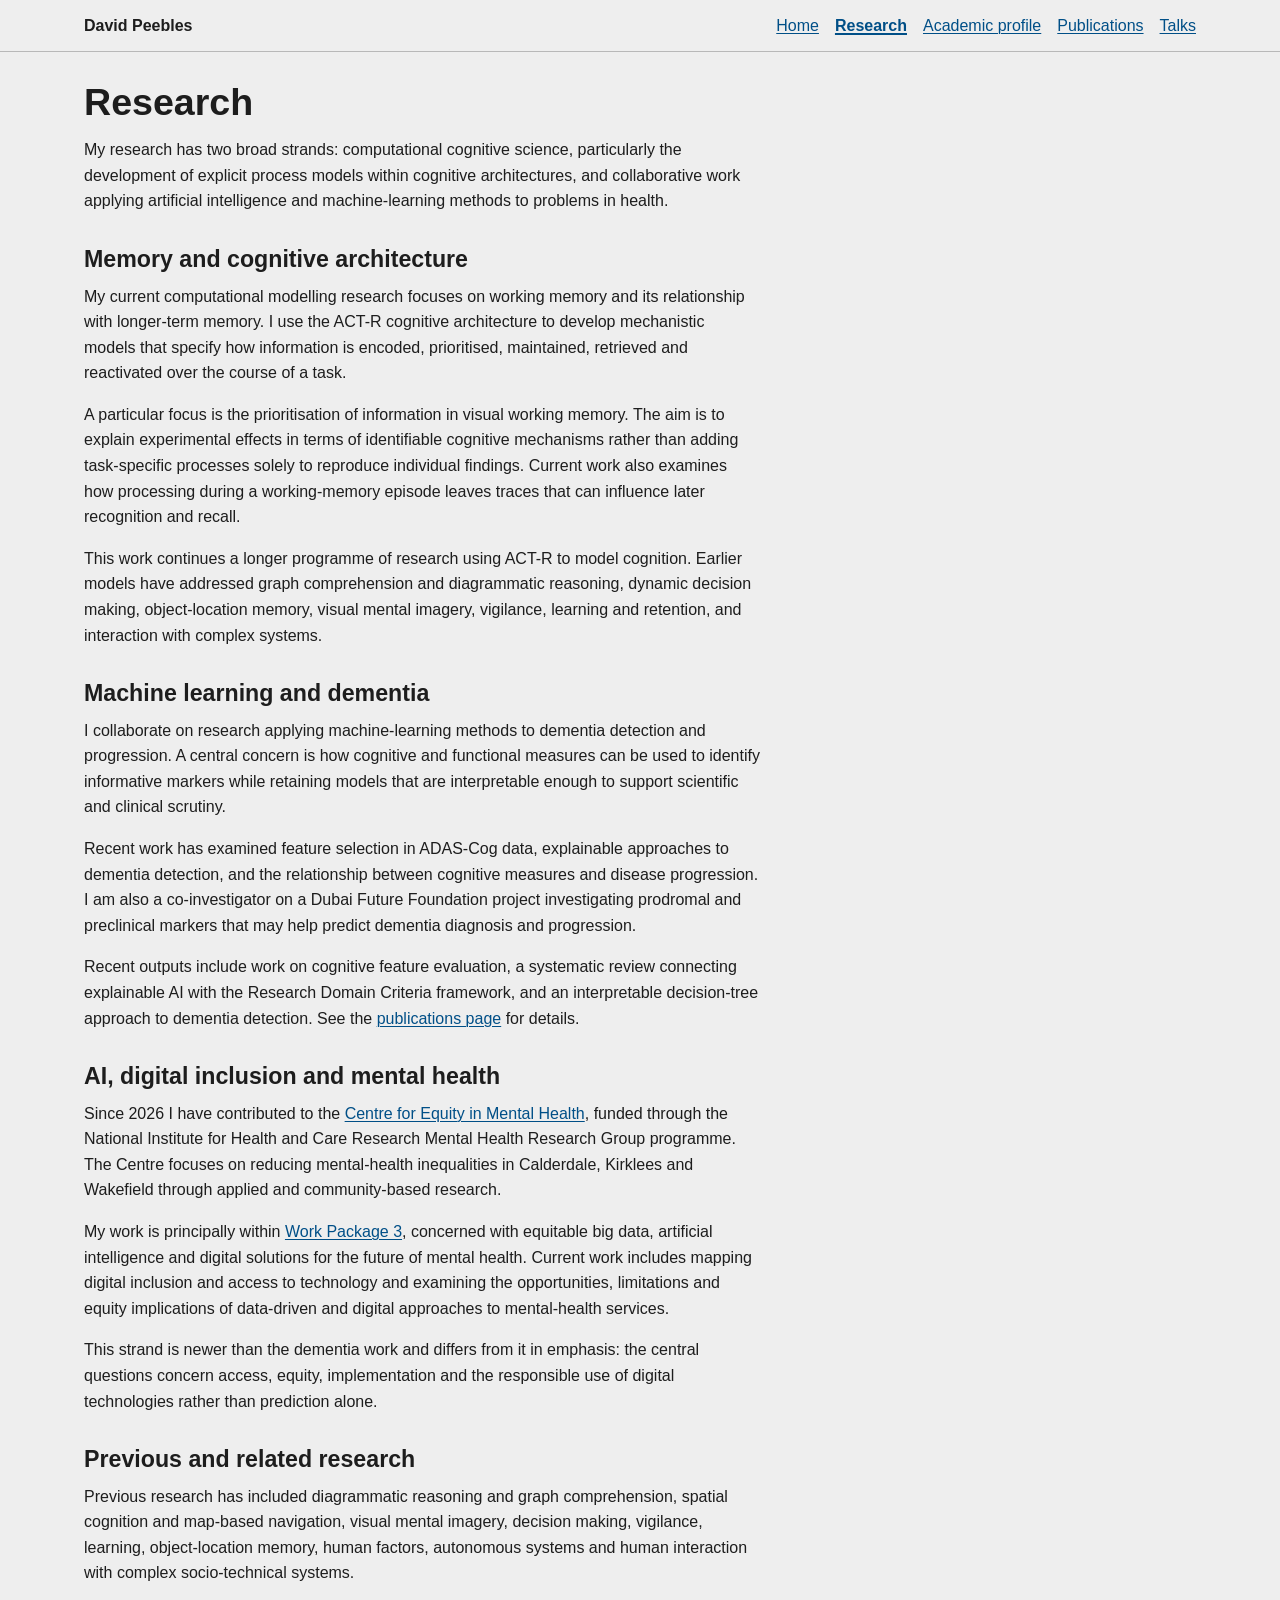
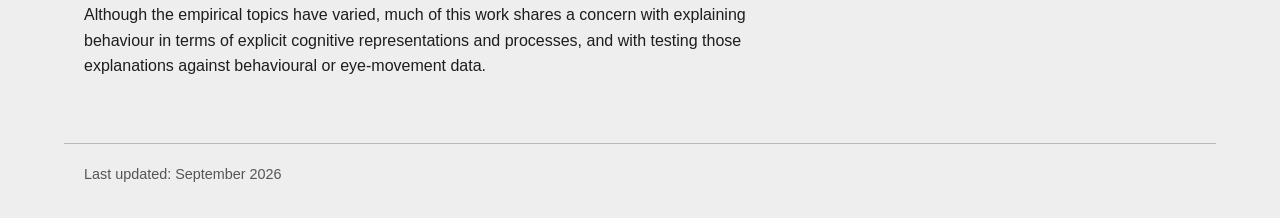
<file: research.html>
<!doctype html>
<html lang="en-GB">
<head>
<meta charset="utf-8">
<meta name="viewport" content="width=device-width, initial-scale=1">
<meta name="description" content="Current and previous research by David Peebles in computational cognitive science, dementia and mental health.">
<link rel="icon" href="images/glider.ico" type="image/x-icon">
<link rel="stylesheet" href="style.css">
<title>Research | David Peebles</title>
</head>
<body>
<a class="skip-link" href="#main-content">Skip to main content</a>
<header class="site-header">
<div class="site-header-inner">
<a class="site-name" href="index.html">David Peebles</a>
<nav class="site-nav" aria-label="Primary"><ul><li><a href="index.html">Home</a></li><li><a href="research.html" aria-current="page">Research</a></li><li><a href="profile.html">Academic profile</a></li><li><a href="pubs.html">Publications</a></li><li><a href="talks.html">Talks</a></li></ul></nav>
</div>
</header>
<main id="main-content">
<article class="prose">
<h1>Research</h1>
<p>My research has two broad strands: computational cognitive science, particularly the development of explicit process models within cognitive architectures, and collaborative work applying artificial intelligence and machine-learning methods to problems in health.</p>

<section aria-labelledby="memory">
<h2 id="memory">Memory and cognitive architecture</h2>
<p>My current computational modelling research focuses on working memory and its relationship with longer-term memory. I use the ACT-R cognitive architecture to develop mechanistic models that specify how information is encoded, prioritised, maintained, retrieved and reactivated over the course of a task.</p>
<p>A particular focus is the prioritisation of information in visual working memory. The aim is to explain experimental effects in terms of identifiable cognitive mechanisms rather than adding task-specific processes solely to reproduce individual findings. Current work also examines how processing during a working-memory episode leaves traces that can influence later recognition and recall.</p>
<p>This work continues a longer programme of research using ACT-R to model cognition. Earlier models have addressed graph comprehension and diagrammatic reasoning, dynamic decision making, object-location memory, visual mental imagery, vigilance, learning and retention, and interaction with complex systems.</p>
</section>

<section aria-labelledby="dementia">
<h2 id="dementia">Machine learning and dementia</h2>
<p>I collaborate on research applying machine-learning methods to dementia detection and progression. A central concern is how cognitive and functional measures can be used to identify informative markers while retaining models that are interpretable enough to support scientific and clinical scrutiny.</p>
<p>Recent work has examined feature selection in ADAS-Cog data, explainable approaches to dementia detection, and the relationship between cognitive measures and disease progression. I am also a co-investigator on a Dubai Future Foundation project investigating prodromal and preclinical markers that may help predict dementia diagnosis and progression.</p>
<p>Recent outputs include work on cognitive feature evaluation, a systematic review connecting explainable AI with the Research Domain Criteria framework, and an interpretable decision-tree approach to dementia detection. See the <a href="pubs.html">publications page</a> for details.</p>
</section>

<section aria-labelledby="mental-health">
<h2 id="mental-health">AI, digital inclusion and mental health</h2>
<p>Since 2026 I have contributed to the <a href="https://research.hud.ac.uk/institutes-centres/equity-in-mental-health/">Centre for Equity in Mental Health</a>, funded through the National Institute for Health and Care Research Mental Health Research Group programme. The Centre focuses on reducing mental-health inequalities in Calderdale, Kirklees and Wakefield through applied and community-based research.</p>
<p>My work is principally within <a href="https://research.hud.ac.uk/institutes-centres/equity-in-mental-health/research-themes/">Work Package 3</a>, concerned with equitable big data, artificial intelligence and digital solutions for the future of mental health. Current work includes mapping digital inclusion and access to technology and examining the opportunities, limitations and equity implications of data-driven and digital approaches to mental-health services.</p>
<p>This strand is newer than the dementia work and differs from it in emphasis: the central questions concern access, equity, implementation and the responsible use of digital technologies rather than prediction alone.</p>
</section>

<section aria-labelledby="earlier">
<h2 id="earlier">Previous and related research</h2>
<p>Previous research has included diagrammatic reasoning and graph comprehension, spatial cognition and map-based navigation, visual mental imagery, decision making, vigilance, learning, object-location memory, human factors, autonomous systems and human interaction with complex socio-technical systems.</p>
<p>Although the empirical topics have varied, much of this work shares a concern with explaining behaviour in terms of explicit cognitive representations and processes, and with testing those explanations against behavioural or eye-movement data.</p>
</section>
</article>
</main>
<footer class="site-footer">
<p>Last updated: <time datetime="2026-09">September 2026</time></p>
</footer>
</body>
</html>
</file>
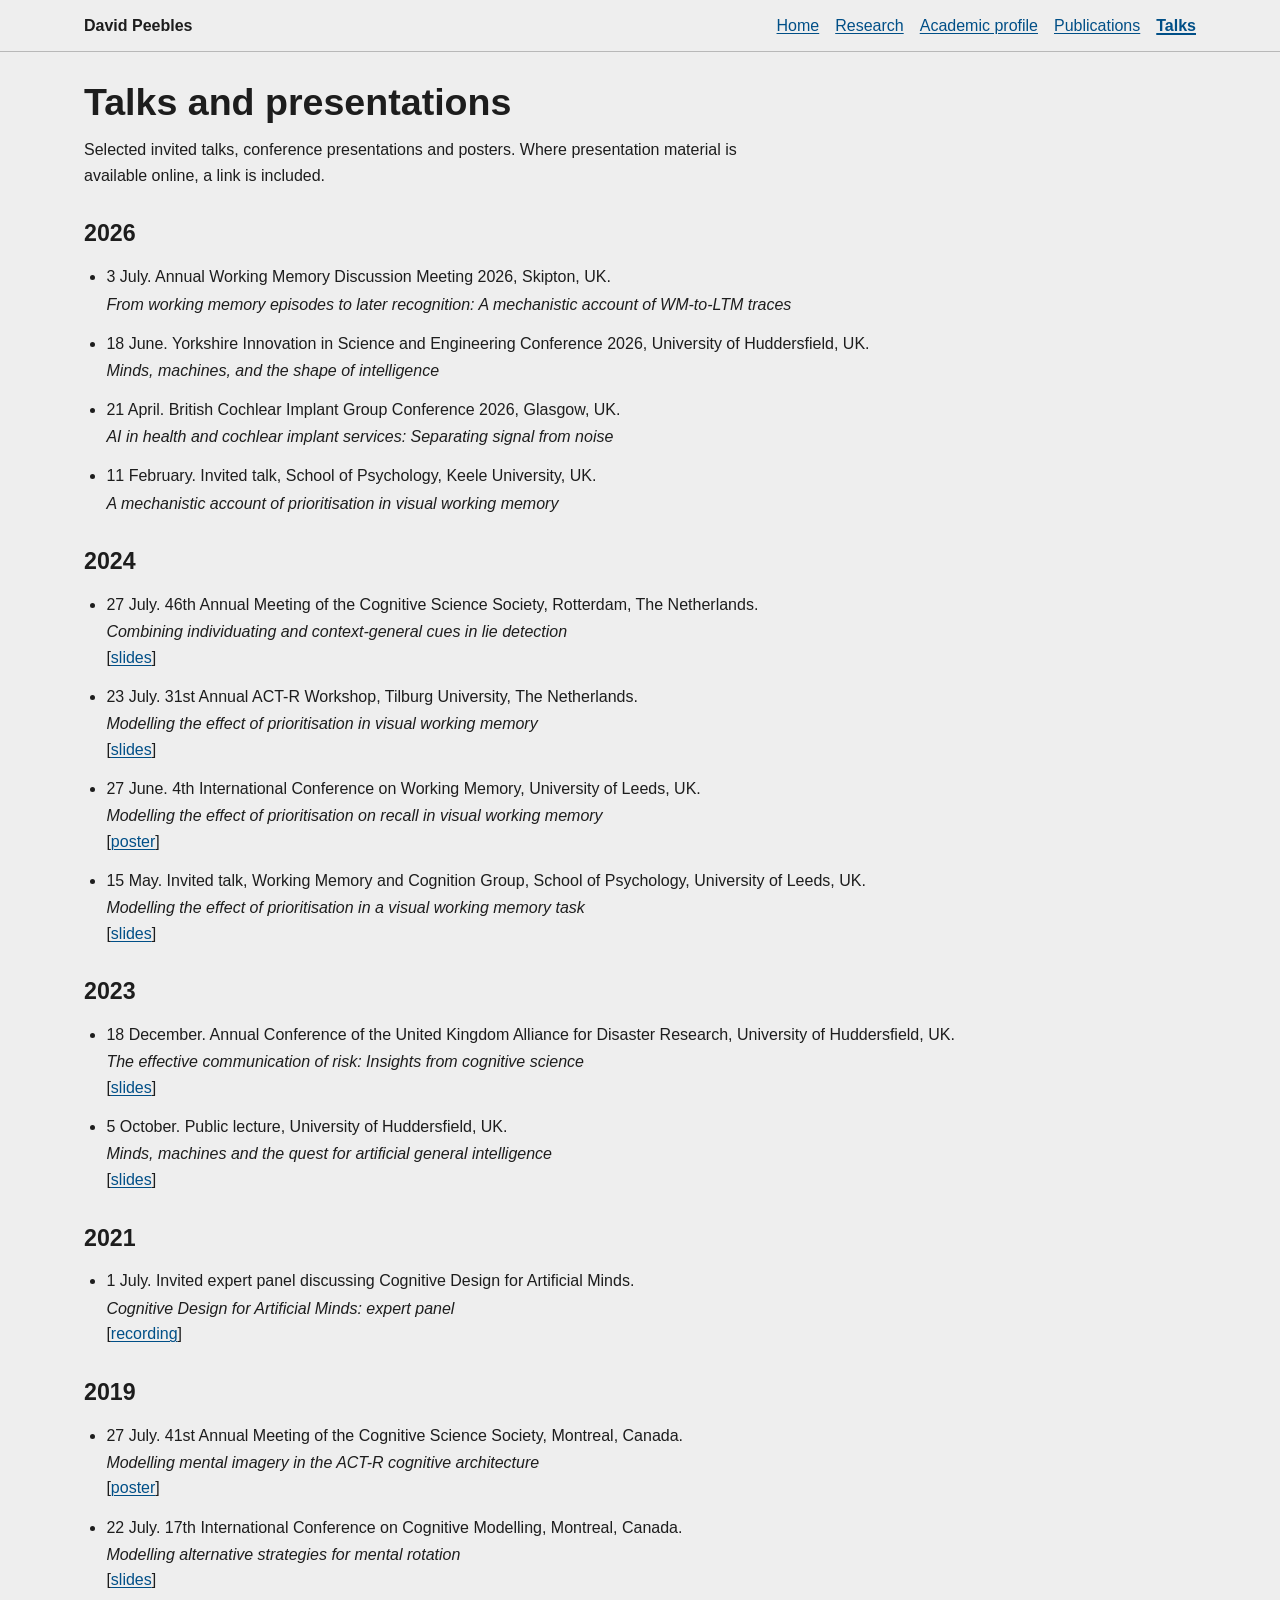
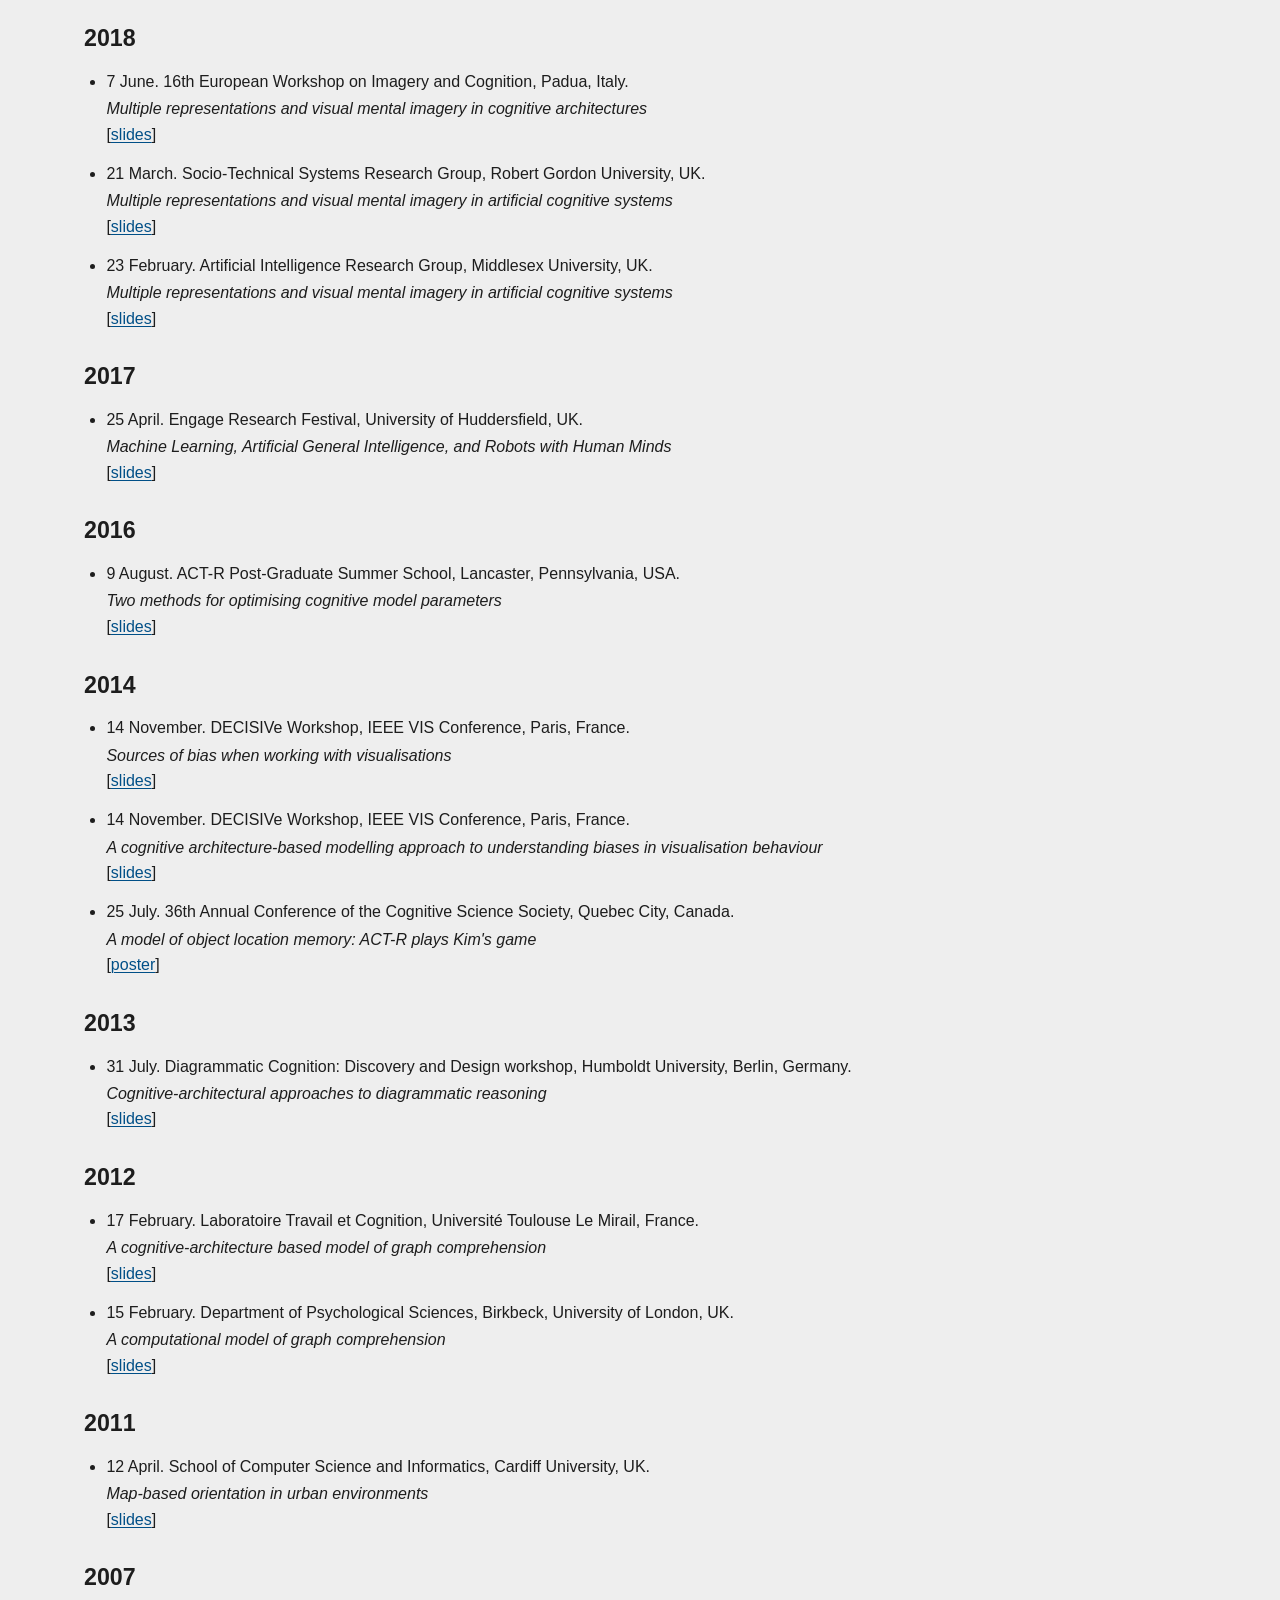
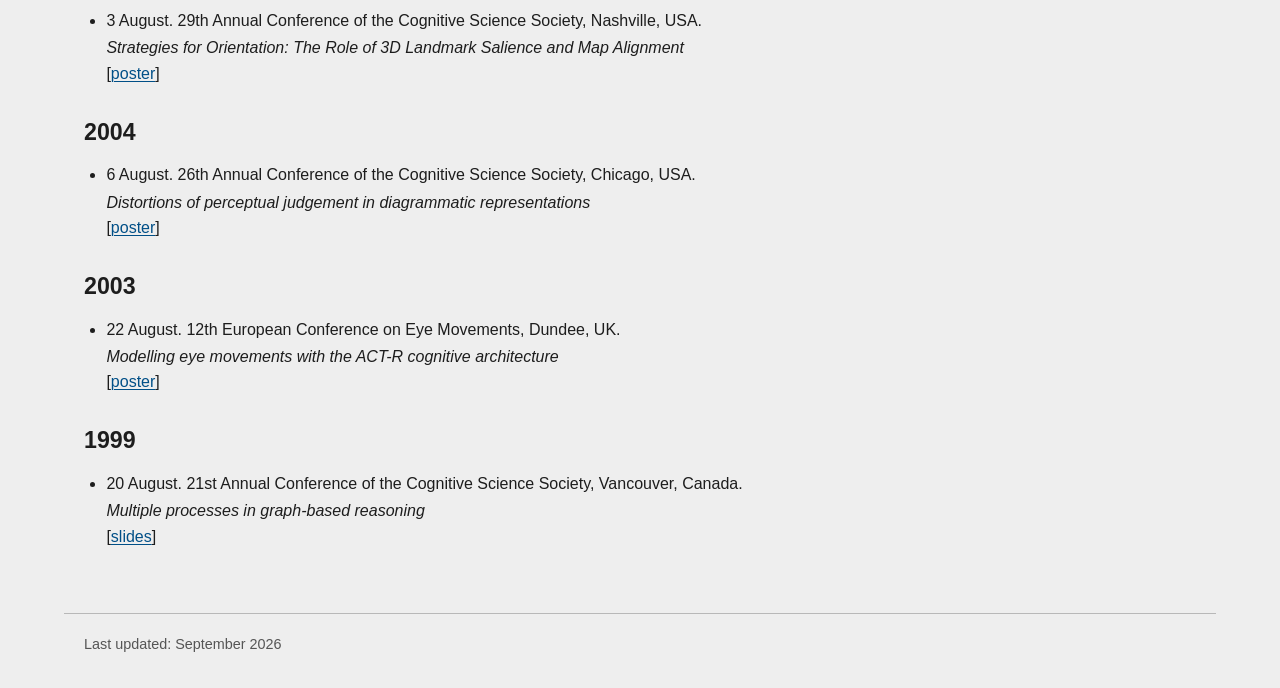
<file: talks.html>
<!doctype html>
<html lang="en-GB">
<head>
<meta charset="utf-8">
<meta name="viewport" content="width=device-width, initial-scale=1">
<meta name="description" content="Invited talks, conference presentations and selected presentation materials by David Peebles.">
<link rel="icon" href="images/glider.ico" type="image/x-icon">
<link rel="stylesheet" href="style.css">
<title>Talks | David Peebles</title>
</head>
<body>
<a class="skip-link" href="#main-content">Skip to main content</a>
<header class="site-header">
<div class="site-header-inner">
<a class="site-name" href="index.html">David Peebles</a>
<nav class="site-nav" aria-label="Primary"><ul><li><a href="index.html">Home</a></li><li><a href="research.html">Research</a></li><li><a href="profile.html">Academic profile</a></li><li><a href="pubs.html">Publications</a></li><li><a href="talks.html" aria-current="page">Talks</a></li></ul></nav>
</div>
</header>
<main id="main-content">
<article>
<h1>Talks and presentations</h1>
<p class="prose">Selected invited talks, conference presentations and posters. Where presentation material is available online, a link is included.</p>
<section aria-labelledby="t2026"><h2 id="t2026">2026</h2><ul class="entries">
<li><time datetime="2026-07-03">3 July</time>. Annual Working Memory Discussion Meeting 2026, Skipton, UK.<cite class="talk-title">From working memory episodes to later recognition: A mechanistic account of WM-to-LTM traces</cite></li>
<li><time datetime="2026-06-18">18 June</time>. Yorkshire Innovation in Science and Engineering Conference 2026, University of Huddersfield, UK.<cite class="talk-title">Minds, machines, and the shape of intelligence</cite></li>
<li><time datetime="2026-04-21">21 April</time>. British Cochlear Implant Group Conference 2026, Glasgow, UK.<cite class="talk-title">AI in health and cochlear implant services: Separating signal from noise</cite></li>
<li><time datetime="2026-02-11">11 February</time>. Invited talk, School of Psychology, Keele University, UK.<cite class="talk-title">A mechanistic account of prioritisation in visual working memory</cite></li>
</ul></section>
<section aria-labelledby="t2024"><h2 id="t2024">2024</h2><ul class="entries">
<li><time datetime="2024-07-27">27 July</time>. 46th Annual Meeting of the Cognitive Science Society, Rotterdam, The Netherlands.<cite class="talk-title">Combining individuating and context-general cues in lie detection</cite> <span class="resource-links">[<a href="posters/cogsci-talk-slides-2024.pdf">slides</a>]</span></li>
<li><time datetime="2024-07-23">23 July</time>. 31st Annual ACT-R Workshop, Tilburg University, The Netherlands.<cite class="talk-title">Modelling the effect of prioritisation in visual working memory</cite> <span class="resource-links">[<a href="posters/actr-workshop-talk-2024-07-23.pdf">slides</a>]</span></li>
<li><time datetime="2024-06-27">27 June</time>. 4th International Conference on Working Memory, University of Leeds, UK.<cite class="talk-title">Modelling the effect of prioritisation on recall in visual working memory</cite> <span class="resource-links">[<a href="posters/icwm2024-poster.pdf">poster</a>]</span></li>
<li><time datetime="2024-05-15">15 May</time>. Invited talk, Working Memory and Cognition Group, School of Psychology, University of Leeds, UK.<cite class="talk-title">Modelling the effect of prioritisation in a visual working memory task</cite> <span class="resource-links">[<a href="posters/leeds-wm-talk-2024-05-15.pdf">slides</a>]</span></li>
</ul></section>
<section aria-labelledby="t2023"><h2 id="t2023">2023</h2><ul class="entries">
<li><time datetime="2023-12-18">18 December</time>. Annual Conference of the United Kingdom Alliance for Disaster Research, University of Huddersfield, UK.<cite class="talk-title">The effective communication of risk: Insights from cognitive science</cite> <span class="resource-links">[<a href="posters/ukadr-talk-peebles-2023-12-18.pdf">slides</a>]</span></li>
<li><time datetime="2023-10-05">5 October</time>. Public lecture, University of Huddersfield, UK.<cite class="talk-title">Minds, machines and the quest for artificial general intelligence</cite> <span class="resource-links">[<a href="posters/hhs-public-lecture-2023-10-05.pdf">slides</a>]</span></li>
</ul></section>
<section aria-labelledby="t2021"><h2 id="t2021">2021</h2><ul class="entries">
<li><time datetime="2021-07-01">1 July</time>. Invited expert panel discussing Cognitive Design for Artificial Minds.<cite class="talk-title">Cognitive Design for Artificial Minds: expert panel</cite> <span class="resource-links">[<a href="https://youtu.be/mzy2eAIdHHA">recording</a>]</span></li>
</ul></section>
<section aria-labelledby="t2019"><h2 id="t2019">2019</h2><ul class="entries">
<li><time datetime="2019-07-27">27 July</time>. 41st Annual Meeting of the Cognitive Science Society, Montreal, Canada.<cite class="talk-title">Modelling mental imagery in the ACT-R cognitive architecture</cite> <span class="resource-links">[<a href="posters/cogsci2019-poster.pdf">poster</a>]</span></li>
<li><time datetime="2019-07-22">22 July</time>. 17th International Conference on Cognitive Modelling, Montreal, Canada.<cite class="talk-title">Modelling alternative strategies for mental rotation</cite> <span class="resource-links">[<a href="https://www.slideshare.net/djpeebz/modelling-alternative-strategies-for-mental-rotation">slides</a>]</span></li>
</ul></section>
<section aria-labelledby="t2018"><h2 id="t2018">2018</h2><ul class="entries">
<li><time datetime="2018-06-07">7 June</time>. 16th European Workshop on Imagery and Cognition, Padua, Italy.<cite class="talk-title">Multiple representations and visual mental imagery in cognitive architectures</cite> <span class="resource-links">[<a href="https://www.slideshare.net/djpeebz/ewic-talk-07-june-2018">slides</a>]</span></li>
<li><time datetime="2018-03-21">21 March</time>. Socio-Technical Systems Research Group, Robert Gordon University, UK.<cite class="talk-title">Multiple representations and visual mental imagery in artificial cognitive systems</cite> <span class="resource-links">[<a href="https://www.slideshare.net/djpeebz/robert-gordon-talk-march-2018">slides</a>]</span></li>
<li><time datetime="2018-02-23">23 February</time>. Artificial Intelligence Research Group, Middlesex University, UK.<cite class="talk-title">Multiple representations and visual mental imagery in artificial cognitive systems</cite> <span class="resource-links">[<a href="https://www.slideshare.net/djpeebz/multiple-representations-talk-middlesex-university-february-23-2018">slides</a>]</span></li>
</ul></section>
<section aria-labelledby="t2017"><h2 id="t2017">2017</h2><ul class="entries">
<li><time datetime="2017-04-25">25 April</time>. Engage Research Festival, University of Huddersfield, UK.<cite class="talk-title">Machine Learning, Artificial General Intelligence, and Robots with Human Minds</cite> <span class="resource-links">[<a href="https://www.slideshare.net/djpeebz/machine-learning-artificial-general-intelligence-and-robots-with-human-minds">slides</a>]</span></li>
</ul></section>
<section aria-labelledby="t2016"><h2 id="t2016">2016</h2><ul class="entries">
<li><time datetime="2016-08-09">9 August</time>. ACT-R Post-Graduate Summer School, Lancaster, Pennsylvania, USA.<cite class="talk-title">Two methods for optimising cognitive model parameters</cite> <span class="resource-links">[<a href="https://www.slideshare.net/djpeebz/two-methods-for-optimising-cognitive-model-parameters">slides</a>]</span></li>
</ul></section>
<section aria-labelledby="t2014"><h2 id="t2014">2014</h2><ul class="entries">
<li><time datetime="2014-11-14">14 November</time>. DECISIVe Workshop, IEEE VIS Conference, Paris, France.<cite class="talk-title">Sources of bias when working with visualisations</cite> <span class="resource-links">[<a href="http://www.slideshare.net/djpeebz/decisive-introtalk">slides</a>]</span></li>
<li><time datetime="2014-11-14">14 November</time>. DECISIVe Workshop, IEEE VIS Conference, Paris, France.<cite class="talk-title">A cognitive architecture-based modelling approach to understanding biases in visualisation behaviour</cite> <span class="resource-links">[<a href="http://www.slideshare.net/djpeebz/decisive-actrtalk">slides</a>]</span></li>
<li><time datetime="2014-07-25">25 July</time>. 36th Annual Conference of the Cognitive Science Society, Quebec City, Canada.<cite class="talk-title">A model of object location memory: ACT-R plays Kim&#x27;s game</cite> <span class="resource-links">[<a href="posters/cogsci-2014-poster.pdf">poster</a>]</span></li>
</ul></section>
<section aria-labelledby="t2013"><h2 id="t2013">2013</h2><ul class="entries">
<li><time datetime="2013-07-31">31 July</time>. Diagrammatic Cognition: Discovery and Design workshop, Humboldt University, Berlin, Germany.<cite class="talk-title">Cognitive-architectural approaches to diagrammatic reasoning</cite> <span class="resource-links">[<a href="http://www.slideshare.net/djpeebz/cogsci-talkjul2013">slides</a>]</span></li>
</ul></section>
<section aria-labelledby="t2012"><h2 id="t2012">2012</h2><ul class="entries">
<li><time datetime="2012-02-17">17 February</time>. Laboratoire Travail et Cognition, Université Toulouse Le Mirail, France.<cite class="talk-title">A cognitive-architecture based model of graph comprehension</cite> <span class="resource-links">[<a href="http://www.slideshare.net/djpeebz/cm-talkfeb2012">slides</a>]</span></li>
<li><time datetime="2012-02-15">15 February</time>. Department of Psychological Sciences, Birkbeck, University of London, UK.<cite class="talk-title">A computational model of graph comprehension</cite> <span class="resource-links">[<a href="http://www.slideshare.net/djpeebz/cm-talkfeb2012">slides</a>]</span></li>
</ul></section>
<section aria-labelledby="t2011"><h2 id="t2011">2011</h2><ul class="entries">
<li><time datetime="2011-04-12">12 April</time>. School of Computer Science and Informatics, Cardiff University, UK.<cite class="talk-title">Map-based orientation in urban environments</cite> <span class="resource-links">[<a href="http://www.slideshare.net/djpeebz/cardiff-mapbased-orientation-talk">slides</a>]</span></li>
</ul></section>
<section aria-labelledby="t2007"><h2 id="t2007">2007</h2><ul class="entries">
<li><time datetime="2007-08-03">3 August</time>. 29th Annual Conference of the Cognitive Science Society, Nashville, USA.<cite class="talk-title">Strategies for Orientation: The Role of 3D Landmark Salience and Map Alignment</cite> <span class="resource-links">[<a href="posters/cogsci-2007-poster.pdf">poster</a>]</span></li>
</ul></section>
<section aria-labelledby="t2004"><h2 id="t2004">2004</h2><ul class="entries">
<li><time datetime="2004-08-06">6 August</time>. 26th Annual Conference of the Cognitive Science Society, Chicago, USA.<cite class="talk-title">Distortions of perceptual judgement in diagrammatic representations</cite> <span class="resource-links">[<a href="posters/cogsci-2004-poster.pdf">poster</a>]</span></li>
</ul></section>
<section aria-labelledby="t2003"><h2 id="t2003">2003</h2><ul class="entries">
<li><time datetime="2003-08-22">22 August</time>. 12th European Conference on Eye Movements, Dundee, UK.<cite class="talk-title">Modelling eye movements with the ACT-R cognitive architecture</cite> <span class="resource-links">[<a href="posters/ecem-2003-poster.pdf">poster</a>]</span></li>
</ul></section>
<section aria-labelledby="t1999"><h2 id="t1999">1999</h2><ul class="entries">
<li><time datetime="1999-08-20">20 August</time>. 21st Annual Conference of the Cognitive Science Society, Vancouver, Canada.<cite class="talk-title">Multiple processes in graph-based reasoning</cite> <span class="resource-links">[<a href="https://www.slideshare.net/djpeebz/multiple-processes-in-graphbased-reasoning">slides</a>]</span></li>
</ul></section>
</article>
</main>
<footer class="site-footer">
<p>Last updated: <time datetime="2026-09">September 2026</time></p>
</footer>
</body>
</html>
</file>
<file: style.css>
/* Shared styles for djpeebles.github.io */
:root {
  color-scheme: light dark;
  --bg: #eeeeee;
  --surface: #f8f8f8;
  --text: #1d1d1d;
  --muted: #555555;
  --link: #004f87;
  --link-visited: #5c2d83;
  --border: #b8b8b8;
  --focus: #111111;
}

@media (prefers-color-scheme: dark) {
  :root {
    --bg: #1f2225;
    --surface: #282c30;
    --text: #f2f2f2;
    --muted: #c9c9c9;
    --link: #8dc9ff;
    --link-visited: #d1a8ff;
    --border: #62676c;
    --focus: #ffffff;
  }
}

* { box-sizing: border-box; }
html { font-size: 100%; }
body {
  margin: 0;
  background: var(--bg);
  color: var(--text);
  font-family: Tahoma, Geneva, sans-serif;
  font-size: 1rem;
  line-height: 1.6;
}

a { color: var(--link); text-decoration-thickness: 0.08em; text-underline-offset: 0.15em; }
a:visited { color: var(--link-visited); }
a:hover { text-decoration-thickness: 0.14em; }
a:focus-visible, button:focus-visible {
  outline: 3px solid var(--focus);
  outline-offset: 3px;
}

.skip-link {
  position: absolute;
  left: 0.75rem;
  top: 0.75rem;
  z-index: 100;
  padding: 0.55rem 0.8rem;
  background: var(--text);
  color: var(--bg);
  transform: translateY(-200%);
}
.skip-link:focus { transform: translateY(0); }

.site-header { border-bottom: 1px solid var(--border); }
.site-header-inner {
  max-width: 72rem;
  margin: 0 auto;
  padding: 0.8rem 1.25rem;
  display: flex;
  gap: 1.5rem;
  align-items: baseline;
  justify-content: space-between;
}
.site-name { font-weight: 700; text-decoration: none; color: var(--text); }
.site-name:visited { color: var(--text); }
.site-nav ul {
  display: flex;
  flex-wrap: wrap;
  gap: 0.45rem 1rem;
  list-style: none;
  margin: 0;
  padding: 0;
}
.site-nav a[aria-current="page"] { font-weight: 700; text-decoration-thickness: 0.14em; }

main {
  max-width: 72rem;
  margin: 0 auto;
  padding: 1.75rem 1.25rem 3rem;
}
.prose { max-width: 76ch; }
.home-grid {
  display: grid;
  grid-template-columns: minmax(15rem, 24rem) minmax(0, 1fr);
  gap: 2.5rem;
  align-items: start;
}

h1, h2, h3 { font-family: Arial, Helvetica, sans-serif; line-height: 1.2; }
h1 { font-size: clamp(1.85rem, 4vw, 2.35rem); margin: 0 0 0.75rem; }
h2 { font-size: 1.45rem; margin: 2rem 0 0.6rem; }
h3 { font-size: 1.15rem; margin: 1.5rem 0 0.4rem; }
p { margin: 0.55rem 0 1rem; }

.portrait { width: 100%; max-width: 24rem; height: auto; display: block; }
.contact { font-style: normal; margin: 1rem 0; }
.contact p { margin: 0.25rem 0; }
.link-list { list-style: none; padding: 0; margin: 1.2rem 0 0; }
.link-list li { margin: 0.35rem 0; }

.timeline { display: grid; grid-template-columns: max-content minmax(0, 1fr); gap: 0.35rem 1.2rem; margin: 0; }
.timeline dt { font-weight: 700; }
.timeline dd { margin: 0 0 0.55rem; }

.entries { padding-left: 1.4rem; }
.entries li { margin-bottom: 0.85rem; }
.pub-type { color: var(--muted); font-size: 0.88rem; }
.resource-links { white-space: nowrap; }
.talk-title { display: block; margin-top: 0.1rem; }

.note {
  border-left: 0.25rem solid var(--border);
  padding: 0.1rem 0 0.1rem 0.9rem;
  color: var(--muted);
}

.site-footer {
  max-width: 72rem;
  margin: 0 auto;
  padding: 1.2rem 1.25rem 2rem;
  border-top: 1px solid var(--border);
  color: var(--muted);
  font-size: 0.9rem;
}
.site-footer p { margin: 0; }

@media (max-width: 52rem) {
  .site-header-inner { display: block; }
  .site-nav { margin-top: 0.55rem; }
  .home-grid { grid-template-columns: 1fr; }
  .identity { max-width: 32rem; }
  .timeline { grid-template-columns: 1fr; gap: 0; }
  .timeline dd { margin-bottom: 1rem; }
}

@media print {
  .skip-link, .site-nav { display: none; }
  body { background: white; color: black; }
  a { color: black; }
  main { max-width: none; }
}
</file>
